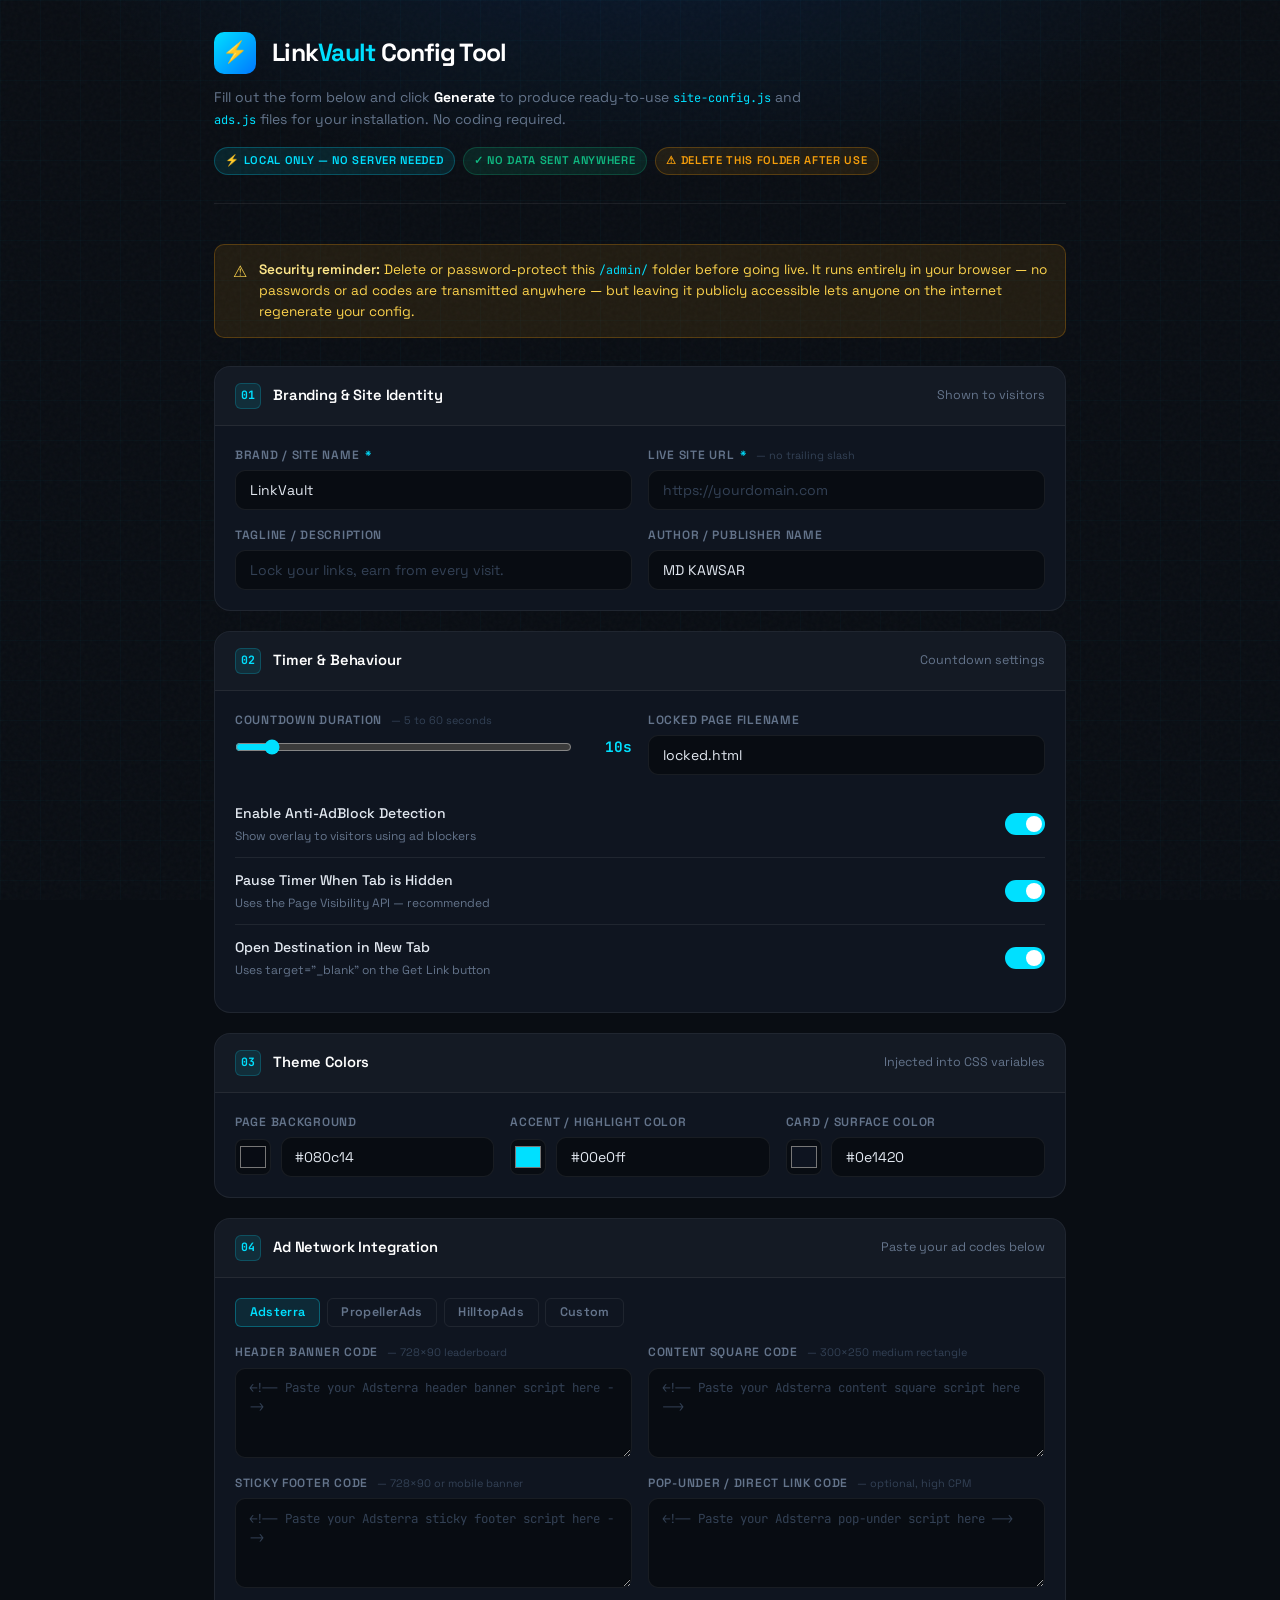
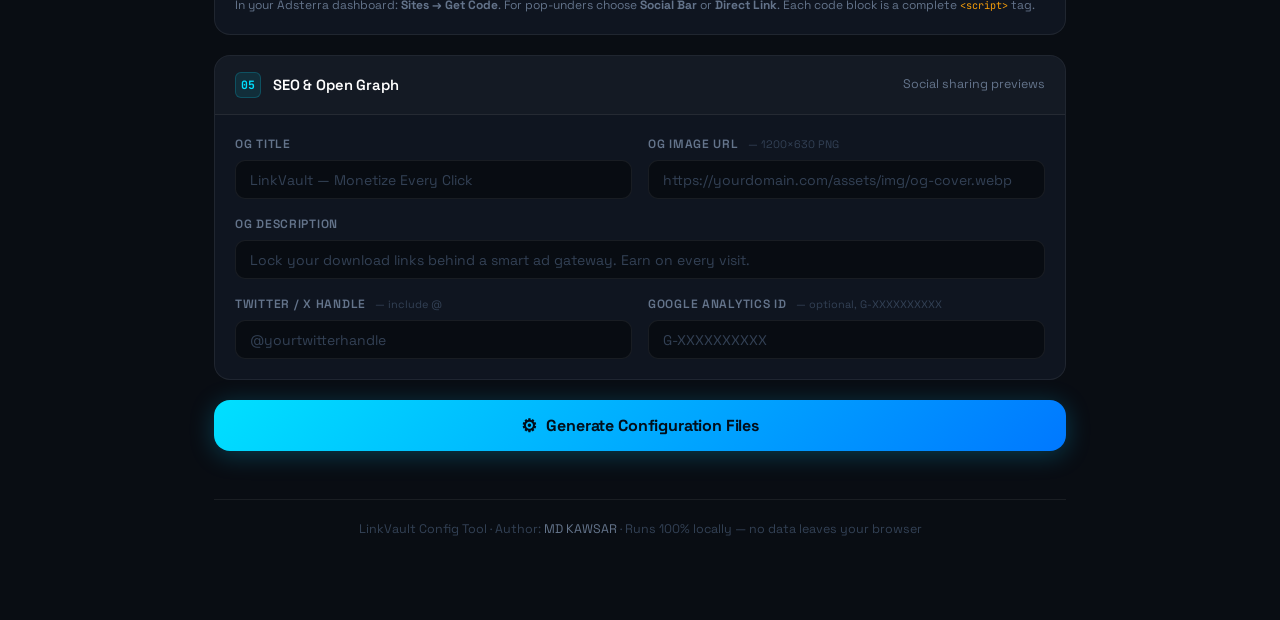
<file: admin/index.html>
<!DOCTYPE html>
<html lang="en">
<head>
  <meta charset="UTF-8" />
  <meta name="viewport" content="width=device-width, initial-scale=1.0" />
  <title>LinkVault — Buyer Config Tool</title>

  <!--
    ════════════════════════════════════════════════════════════
    LinkVault — Admin / Buyer Configuration Tool
    File   : /admin/index.html
    Author : MD KAWSAR

    PURPOSE:
      This page helps buyers set up their LinkVault installation
      without touching any code directly. They fill out the form,
      click "Generate", and copy-paste two ready-to-use JS files.

    HOW TO USE:
      1. Open this file in any modern browser (Chrome, Firefox, Edge).
         You do NOT need a web server — just double-click the file.
      2. Fill out every section of the form.
      3. Click "Generate Configuration Files".
      4. Copy the output from each tab and save it as:
           → assets/js/site-config.js
           → assets/js/ads.js
      5. Upload both files to your hosting. Done!

    SECURITY NOTE:
      Keep this /admin/ folder password-protected or remove it from
      your live server once you've generated your config files.
      It does not connect to any server — all processing is local.
    ════════════════════════════════════════════════════════════
  -->

  <link rel="preconnect" href="https://fonts.googleapis.com" />
  <link rel="preconnect" href="https://fonts.gstatic.com" crossorigin />
  <link href="https://fonts.googleapis.com/css2?family=Space+Grotesk:wght@300;400;500;600;700&family=JetBrains+Mono:wght@400;500;700&display=swap" rel="stylesheet" />

  <style>
    /* ════════════════════════════════════════════════
       CSS VARIABLES — edit these to retheme the panel
       ════════════════════════════════════════════════ */
    :root {
      --bg:           #090d13;
      --bg-card:      #0f1520;
      --bg-input:     #080c12;
      --bg-section:   #111827;
      --border:       rgba(255,255,255,0.07);
      --border-focus: rgba(0,224,255,0.45);
      --accent:       #00e0ff;
      --accent-dim:   rgba(0,224,255,0.10);
      --accent-2:     #7c3aed;
      --green:        #10b981;
      --green-dim:    rgba(16,185,129,0.12);
      --amber:        #f59e0b;
      --amber-dim:    rgba(245,158,11,0.10);
      --red:          #ef4444;
      --red-dim:      rgba(239,68,68,0.10);
      --text:         #e2e8f0;
      --text-muted:   #64748b;
      --text-dim:     #334155;
      --mono:         'JetBrains Mono', monospace;
      --sans:         'Space Grotesk', sans-serif;
      --radius:       10px;
      --radius-lg:    16px;
    }

    /* ── Reset ── */
    *, *::before, *::after { box-sizing: border-box; margin: 0; padding: 0; }
    html { scroll-behavior: smooth; }
    body {
      font-family: var(--sans);
      background: var(--bg);
      color: var(--text);
      min-height: 100vh;
      font-size: 15px;
      line-height: 1.6;
      -webkit-font-smoothing: antialiased;
    }
    a { color: var(--accent); text-decoration: none; }
    code { font-family: var(--mono); font-size: 0.85em; color: var(--accent); }

    /* ════════════════════════════════════════════════
       BACKGROUND DECORATION
       ════════════════════════════════════════════════ */
    .bg-noise {
      position: fixed; inset: 0; z-index: 0; pointer-events: none;
      background-image:
        radial-gradient(ellipse 80% 50% at 50% -10%, rgba(0,120,255,0.12) 0%, transparent 60%),
        url("data:image/svg+xml,%3Csvg viewBox='0 0 256 256' xmlns='http://www.w3.org/2000/svg'%3E%3Cfilter id='noise'%3E%3CfeTurbulence type='fractalNoise' baseFrequency='0.9' numOctaves='4' stitchTiles='stitch'/%3E%3C/filter%3E%3Crect width='100%25' height='100%25' filter='url(%23noise)' opacity='0.03'/%3E%3C/svg%3E");
    }
    .bg-grid {
      position: fixed; inset: 0; z-index: 0; pointer-events: none;
      background-image:
        linear-gradient(rgba(0,224,255,0.025) 1px, transparent 1px),
        linear-gradient(90deg, rgba(0,224,255,0.025) 1px, transparent 1px);
      background-size: 40px 40px;
    }

    /* ════════════════════════════════════════════════
       LAYOUT
       ════════════════════════════════════════════════ */
    .page-wrapper {
      position: relative; z-index: 1;
      max-width: 900px;
      margin: 0 auto;
      padding: 2rem 1.5rem 5rem;
    }

    /* ════════════════════════════════════════════════
       HEADER
       ════════════════════════════════════════════════ */
    .page-header {
      margin-bottom: 2.5rem;
      padding-bottom: 1.75rem;
      border-bottom: 1px solid var(--border);
    }
    .header-top {
      display: flex;
      align-items: center;
      gap: 1rem;
      margin-bottom: 0.75rem;
    }
    .logo-mark {
      width: 42px; height: 42px;
      background: linear-gradient(135deg, #00e0ff, #0078ff);
      border-radius: 10px;
      display: flex; align-items: center; justify-content: center;
      font-size: 1.3rem; flex-shrink: 0;
    }
    .page-title {
      font-size: 1.55rem;
      font-weight: 700;
      letter-spacing: -0.03em;
      color: #fff;
    }
    .page-title span { color: var(--accent); }
    .page-subtitle {
      font-size: 0.875rem;
      color: var(--text-muted);
      max-width: 600px;
    }
    .header-badges {
      display: flex; flex-wrap: wrap; gap: 0.5rem;
      margin-top: 1rem;
    }
    .badge {
      display: inline-flex; align-items: center; gap: 0.3rem;
      font-size: 0.7rem; font-weight: 600; letter-spacing: 0.06em;
      text-transform: uppercase; padding: 0.25rem 0.65rem;
      border-radius: 999px; border: 1px solid;
    }
    .badge--cyan  { color: var(--accent);  border-color: rgba(0,224,255,0.25); background: var(--accent-dim); }
    .badge--green { color: var(--green);   border-color: rgba(16,185,129,0.25); background: var(--green-dim); }
    .badge--amber { color: var(--amber);   border-color: rgba(245,158,11,0.25); background: var(--amber-dim); }

    /* ════════════════════════════════════════════════
       ALERT / INFO BANNER
       ════════════════════════════════════════════════ */
    .alert {
      display: flex; gap: 0.75rem; align-items: flex-start;
      padding: 0.9rem 1.1rem;
      border-radius: var(--radius);
      border: 1px solid;
      margin-bottom: 1.75rem;
      font-size: 0.85rem;
      line-height: 1.55;
    }
    .alert--amber {
      background: var(--amber-dim);
      border-color: rgba(245,158,11,0.25);
      color: #fcd34d;
    }
    .alert__icon { font-size: 1rem; flex-shrink: 0; margin-top: 0.05rem; }
    .alert strong { color: #fde68a; font-weight: 600; }

    /* ════════════════════════════════════════════════
       FORM SECTIONS
       ════════════════════════════════════════════════ */
    .form-section {
      background: var(--bg-card);
      border: 1px solid var(--border);
      border-radius: var(--radius-lg);
      margin-bottom: 1.25rem;
      overflow: hidden;
    }
    .section-header {
      display: flex; align-items: center; gap: 0.75rem;
      padding: 1rem 1.25rem;
      border-bottom: 1px solid var(--border);
      background: rgba(255,255,255,0.02);
    }
    .section-number {
      width: 26px; height: 26px; flex-shrink: 0;
      background: var(--accent-dim);
      border: 1px solid rgba(0,224,255,0.2);
      border-radius: 6px;
      display: flex; align-items: center; justify-content: center;
      font-family: var(--mono);
      font-size: 0.72rem; font-weight: 700;
      color: var(--accent);
    }
    .section-title {
      font-size: 0.92rem; font-weight: 600;
      color: #fff; letter-spacing: -0.01em;
    }
    .section-desc {
      font-size: 0.78rem; color: var(--text-muted);
      margin-left: auto; text-align: right;
    }
    .section-body {
      padding: 1.25rem;
    }

    /* ════════════════════════════════════════════════
       FORM FIELDS
       ════════════════════════════════════════════════ */
    .field-grid {
      display: grid;
      grid-template-columns: 1fr 1fr;
      gap: 1rem;
    }
    .field-grid--3 { grid-template-columns: 1fr 1fr 1fr; }
    .field-grid--full { grid-template-columns: 1fr; }
    @media (max-width: 620px) {
      .field-grid, .field-grid--3 { grid-template-columns: 1fr; }
    }

    .field {
      display: flex; flex-direction: column; gap: 0.35rem;
    }
    .field--span2 { grid-column: span 2; }
    @media (max-width: 620px) { .field--span2 { grid-column: span 1; } }

    label {
      font-size: 0.75rem; font-weight: 600;
      letter-spacing: 0.06em; text-transform: uppercase;
      color: var(--text-muted);
    }
    label .req { color: var(--accent); margin-left: 2px; }
    label .hint {
      font-size: 0.68rem; text-transform: none; letter-spacing: 0;
      color: var(--text-dim); font-weight: 400; margin-left: 0.35rem;
    }

    input[type="text"],
    input[type="number"],
    input[type="url"],
    select,
    textarea {
      background: var(--bg-input);
      border: 1px solid var(--border);
      border-radius: var(--radius);
      color: var(--text);
      font-family: var(--sans);
      font-size: 0.875rem;
      padding: 0.6rem 0.85rem;
      outline: none;
      transition: border-color 0.2s, box-shadow 0.2s, background 0.2s;
      width: 100%;
    }
    textarea {
      font-family: var(--mono);
      font-size: 0.78rem;
      resize: vertical;
      min-height: 90px;
      line-height: 1.55;
    }
    input:focus, select:focus, textarea:focus {
      border-color: var(--border-focus);
      background: rgba(0,224,255,0.03);
      box-shadow: 0 0 0 3px rgba(0,224,255,0.08);
    }
    input::placeholder, textarea::placeholder { color: var(--text-dim); }
    select { appearance: none; cursor: pointer; }
    select option { background: #111827; }

    input[type="range"] {
      width: 100%; cursor: pointer; accent-color: var(--accent);
    }
    .range-row {
      display: flex; align-items: center; gap: 0.75rem;
    }
    .range-value {
      font-family: var(--mono); font-size: 0.9rem; font-weight: 700;
      color: var(--accent); min-width: 48px; text-align: right;
    }

    /* Toggle switch */
    .toggle-row {
      display: flex; align-items: center;
      justify-content: space-between;
      padding: 0.7rem 0;
    }
    .toggle-row + .toggle-row {
      border-top: 1px solid var(--border);
    }
    .toggle-label { display: flex; flex-direction: column; gap: 0.15rem; }
    .toggle-label span { font-size: 0.875rem; font-weight: 500; color: var(--text); }
    .toggle-label small { font-size: 0.75rem; color: var(--text-muted); }
    .switch { position: relative; display: inline-block; width: 40px; height: 22px; flex-shrink: 0; }
    .switch input { opacity: 0; width: 0; height: 0; }
    .slider {
      position: absolute; cursor: pointer;
      inset: 0; background: rgba(255,255,255,0.1);
      border-radius: 999px;
      transition: background 0.2s;
    }
    .slider::before {
      content: ''; position: absolute;
      height: 16px; width: 16px;
      left: 3px; bottom: 3px;
      background: #fff; border-radius: 50%;
      transition: transform 0.2s;
    }
    .switch input:checked + .slider { background: var(--accent); }
    .switch input:checked + .slider::before { transform: translateX(18px); }

    /* Color picker row */
    .color-row {
      display: flex; align-items: center; gap: 0.6rem;
    }
    input[type="color"] {
      width: 36px; height: 36px; padding: 2px;
      border-radius: 8px; cursor: pointer;
      background: var(--bg-input); border: 1px solid var(--border);
      flex-shrink: 0;
    }
    .color-hex {
      font-family: var(--mono); font-size: 0.82rem;
      color: var(--text); flex: 1;
    }

    /* ════════════════════════════════════════════════
       AD CODE TABS
       ════════════════════════════════════════════════ */
    .ad-tabs {
      display: flex; gap: 0.4rem; flex-wrap: wrap;
      margin-bottom: 1rem;
    }
    .ad-tab {
      padding: 0.35rem 0.85rem;
      border-radius: 6px; border: 1px solid var(--border);
      background: none; color: var(--text-muted);
      font-family: var(--sans); font-size: 0.78rem; font-weight: 600;
      cursor: pointer; transition: all 0.15s;
      letter-spacing: 0.03em;
    }
    .ad-tab.active, .ad-tab:hover {
      background: var(--accent-dim);
      border-color: rgba(0,224,255,0.3);
      color: var(--accent);
    }
    .ad-panel { display: none; }
    .ad-panel.active { display: block; }
    .ad-note {
      font-size: 0.75rem; color: var(--text-muted);
      margin-top: 0.5rem; line-height: 1.5;
    }
    .ad-note code { color: var(--amber); }

    /* ════════════════════════════════════════════════
       GENERATE BUTTON
       ════════════════════════════════════════════════ */
    .generate-btn {
      display: flex; align-items: center; justify-content: center;
      gap: 0.6rem;
      width: 100%; padding: 0.9rem 1.5rem;
      background: linear-gradient(135deg, #00e0ff, #0078ff);
      color: #020e1a; border: none; border-radius: var(--radius-lg);
      font-family: var(--sans); font-size: 1rem; font-weight: 700;
      cursor: pointer; letter-spacing: -0.01em;
      box-shadow: 0 4px 24px rgba(0,200,255,0.25);
      transition: transform 0.15s, box-shadow 0.2s;
      margin-bottom: 2rem;
    }
    .generate-btn:hover {
      transform: translateY(-2px);
      box-shadow: 0 8px 36px rgba(0,200,255,0.4);
    }
    .generate-btn:active { transform: scale(0.99); }
    .generate-btn .btn-icon { font-size: 1.1rem; }

    /* ════════════════════════════════════════════════
       OUTPUT SECTION
       ════════════════════════════════════════════════ */
    #output-section { display: none; }
    #output-section.visible { display: block; }

    .output-header {
      display: flex; align-items: center; gap: 0.75rem;
      margin-bottom: 1rem;
    }
    .output-title {
      font-size: 1.05rem; font-weight: 700; color: #fff;
      letter-spacing: -0.02em;
    }
    .success-pill {
      display: inline-flex; align-items: center; gap: 0.3rem;
      font-size: 0.7rem; font-weight: 700; letter-spacing: 0.06em;
      text-transform: uppercase;
      background: var(--green-dim);
      border: 1px solid rgba(16,185,129,0.3);
      color: var(--green); border-radius: 999px;
      padding: 0.2rem 0.6rem;
    }

    .output-tabs {
      display: flex; gap: 0.4rem; margin-bottom: 0;
    }
    .out-tab {
      padding: 0.55rem 1.1rem;
      border-radius: var(--radius) var(--radius) 0 0;
      border: 1px solid var(--border); border-bottom: none;
      background: var(--bg-card); color: var(--text-muted);
      font-family: var(--sans); font-size: 0.82rem; font-weight: 600;
      cursor: pointer; transition: all 0.15s;
    }
    .out-tab.active {
      background: var(--bg-section);
      color: var(--accent);
      border-color: rgba(0,224,255,0.3);
    }

    .output-panel {
      display: none;
      background: var(--bg-section);
      border: 1px solid rgba(0,224,255,0.2);
      border-radius: 0 var(--radius-lg) var(--radius-lg) var(--radius-lg);
      overflow: hidden;
    }
    .output-panel.active { display: block; }

    .output-toolbar {
      display: flex; align-items: center; justify-content: space-between;
      padding: 0.65rem 1rem;
      background: rgba(0,0,0,0.3);
      border-bottom: 1px solid var(--border);
    }
    .output-filename {
      font-family: var(--mono); font-size: 0.78rem; color: var(--text-muted);
    }
    .output-filename span { color: var(--accent); }

    .copy-btn {
      display: inline-flex; align-items: center; gap: 0.4rem;
      padding: 0.35rem 0.8rem;
      background: var(--accent-dim);
      border: 1px solid rgba(0,224,255,0.25);
      border-radius: 6px;
      color: var(--accent); font-family: var(--sans);
      font-size: 0.75rem; font-weight: 600;
      cursor: pointer; transition: all 0.15s; letter-spacing: 0.02em;
    }
    .copy-btn:hover { background: rgba(0,224,255,0.18); }
    .copy-btn.copied {
      background: var(--green-dim);
      border-color: rgba(16,185,129,0.3);
      color: var(--green);
    }

    .code-block {
      padding: 1.25rem;
      font-family: var(--mono);
      font-size: 0.78rem;
      line-height: 1.7;
      color: #94a3b8;
      white-space: pre;
      overflow-x: auto;
      max-height: 480px;
      overflow-y: auto;
      tab-size: 2;
    }
    /* Syntax-like tinting via spans injected by JS */
    .code-block .c-comment { color: #475569; }
    .code-block .c-key     { color: #7dd3fc; }
    .code-block .c-str     { color: #86efac; }
    .code-block .c-num     { color: #fda4af; }
    .code-block .c-bool    { color: #c4b5fd; }
    .code-block .c-kw      { color: #93c5fd; }

    /* ════════════════════════════════════════════════
       INSTRUCTIONS BOX
       ════════════════════════════════════════════════ */
    .instructions {
      background: var(--bg-card);
      border: 1px solid var(--border);
      border-radius: var(--radius-lg);
      padding: 1.25rem;
      margin-top: 1.5rem;
    }
    .instructions h3 {
      font-size: 0.85rem; font-weight: 700;
      text-transform: uppercase; letter-spacing: 0.08em;
      color: var(--text-muted); margin-bottom: 0.85rem;
    }
    .steps { display: flex; flex-direction: column; gap: 0.6rem; }
    .step {
      display: flex; gap: 0.75rem; align-items: flex-start;
      font-size: 0.85rem; color: var(--text-muted);
    }
    .step-num {
      width: 22px; height: 22px; flex-shrink: 0;
      background: var(--accent-dim);
      border: 1px solid rgba(0,224,255,0.2);
      border-radius: 6px;
      display: flex; align-items: center; justify-content: center;
      font-family: var(--mono); font-size: 0.65rem;
      font-weight: 700; color: var(--accent);
    }
    .step code { color: var(--amber); font-size: 0.8em; }

    /* ════════════════════════════════════════════════
       FOOTER
       ════════════════════════════════════════════════ */
    .page-footer {
      margin-top: 3rem; padding-top: 1.25rem;
      border-top: 1px solid var(--border);
      text-align: center;
      font-size: 0.78rem; color: var(--text-dim);
    }
    .page-footer span { color: var(--text-muted); }
  </style>
</head>
<body>

  <div class="bg-noise" aria-hidden="true"></div>
  <div class="bg-grid"  aria-hidden="true"></div>

  <div class="page-wrapper">

    <!-- ══════════════════════════════════════════
         PAGE HEADER
         ══════════════════════════════════════════ -->
    <header class="page-header">
      <div class="header-top">
        <div class="logo-mark">⚡</div>
        <h1 class="page-title">Link<span>Vault</span> Config Tool</h1>
      </div>
      <p class="page-subtitle">
        Fill out the form below and click <strong style="color:#fff">Generate</strong> to produce
        ready-to-use <code>site-config.js</code> and <code>ads.js</code> files for your installation.
        No coding required.
      </p>
      <div class="header-badges">
        <span class="badge badge--cyan">⚡ Local Only — No Server Needed</span>
        <span class="badge badge--green">✓ No Data Sent Anywhere</span>
        <span class="badge badge--amber">⚠ Delete This Folder After Use</span>
      </div>
    </header>

    <!-- ══════════════════════════════════════════
         SECURITY WARNING
         ══════════════════════════════════════════ -->
    <div class="alert alert--amber" role="alert">
      <span class="alert__icon">⚠</span>
      <div>
        <strong>Security reminder:</strong> Delete or password-protect this
        <code>/admin/</code> folder before going live. It runs entirely in your browser —
        no passwords or ad codes are transmitted anywhere — but leaving it publicly
        accessible lets anyone on the internet regenerate your config.
      </div>
    </div>

    <!-- ══════════════════════════════════════════
         FORM
         ══════════════════════════════════════════ -->
    <form id="config-form" novalidate>

      <!-- ─── SECTION 1: Branding ─── -->
      <div class="form-section">
        <div class="section-header">
          <div class="section-number">01</div>
          <h2 class="section-title">Branding &amp; Site Identity</h2>
          <span class="section-desc">Shown to visitors</span>
        </div>
        <div class="section-body">
          <div class="field-grid">
            <div class="field">
              <label for="brand-name">Brand / Site Name <span class="req">*</span></label>
              <input type="text" id="brand-name" placeholder="e.g. FileHub Pro"
                     value="LinkVault" required />
            </div>
            <div class="field">
              <label for="site-url">Live Site URL <span class="req">*</span>
                <span class="hint">— no trailing slash</span>
              </label>
              <input type="url" id="site-url" placeholder="https://yourdomain.com" required />
            </div>
            <div class="field">
              <label for="tagline">Tagline / Description</label>
              <input type="text" id="tagline"
                     placeholder="Lock your links, earn from every visit." />
            </div>
            <div class="field">
              <label for="author-name">Author / Publisher Name</label>
              <input type="text" id="author-name" placeholder="MD KAWSAR" value="MD KAWSAR" />
            </div>
          </div>
        </div>
      </div>

      <!-- ─── SECTION 2: Timer & Behaviour ─── -->
      <div class="form-section">
        <div class="section-header">
          <div class="section-number">02</div>
          <h2 class="section-title">Timer &amp; Behaviour</h2>
          <span class="section-desc">Countdown settings</span>
        </div>
        <div class="section-body">
          <div class="field-grid">

            <div class="field">
              <label for="timer-seconds">Countdown Duration
                <span class="hint">— 5 to 60 seconds</span>
              </label>
              <div class="range-row">
                <input type="range" id="timer-seconds"
                       min="5" max="60" step="1" value="10"
                       oninput="document.getElementById('timer-val').textContent=this.value+'s'" />
                <span class="range-value" id="timer-val">10s</span>
              </div>
            </div>

            <div class="field">
              <label for="locked-filename">Locked Page Filename</label>
              <input type="text" id="locked-filename"
                     placeholder="locked.html" value="locked.html" />
            </div>

          </div>

          <div style="margin-top:1rem;">
            <div class="toggle-row">
              <div class="toggle-label">
                <span>Enable Anti-AdBlock Detection</span>
                <small>Show overlay to visitors using ad blockers</small>
              </div>
              <label class="switch">
                <input type="checkbox" id="enable-adblock" checked />
                <span class="slider"></span>
              </label>
            </div>
            <div class="toggle-row">
              <div class="toggle-label">
                <span>Pause Timer When Tab is Hidden</span>
                <small>Uses the Page Visibility API — recommended</small>
              </div>
              <label class="switch">
                <input type="checkbox" id="enable-visibility" checked />
                <span class="slider"></span>
              </label>
            </div>
            <div class="toggle-row">
              <div class="toggle-label">
                <span>Open Destination in New Tab</span>
                <small>Uses target="_blank" on the Get Link button</small>
              </div>
              <label class="switch">
                <input type="checkbox" id="open-new-tab" checked />
                <span class="slider"></span>
              </label>
            </div>
          </div>
        </div>
      </div>

      <!-- ─── SECTION 3: Theme Colors ─── -->
      <div class="form-section">
        <div class="section-header">
          <div class="section-number">03</div>
          <h2 class="section-title">Theme Colors</h2>
          <span class="section-desc">Injected into CSS variables</span>
        </div>
        <div class="section-body">
          <div class="field-grid field-grid--3">
            <div class="field">
              <label>Page Background</label>
              <div class="color-row">
                <input type="color" id="color-bg" value="#080c14"
                       oninput="document.getElementById('hex-bg').value=this.value" />
                <input type="text" id="hex-bg" class="color-hex" value="#080c14"
                       oninput="syncColor('color-bg','hex-bg')" maxlength="7" />
              </div>
            </div>
            <div class="field">
              <label>Accent / Highlight Color</label>
              <div class="color-row">
                <input type="color" id="color-accent" value="#00e0ff"
                       oninput="document.getElementById('hex-accent').value=this.value" />
                <input type="text" id="hex-accent" class="color-hex" value="#00e0ff"
                       oninput="syncColor('color-accent','hex-accent')" maxlength="7" />
              </div>
            </div>
            <div class="field">
              <label>Card / Surface Color</label>
              <div class="color-row">
                <input type="color" id="color-card" value="#0e1420"
                       oninput="document.getElementById('hex-card').value=this.value" />
                <input type="text" id="hex-card" class="color-hex" value="#0e1420"
                       oninput="syncColor('color-card','hex-card')" maxlength="7" />
              </div>
            </div>
          </div>
        </div>
      </div>

      <!-- ─── SECTION 4: Ad Network ─── -->
      <div class="form-section">
        <div class="section-header">
          <div class="section-number">04</div>
          <h2 class="section-title">Ad Network Integration</h2>
          <span class="section-desc">Paste your ad codes below</span>
        </div>
        <div class="section-body">

          <!--
            HOW TO GET YOUR AD CODES:
            • Adsterra     : dashboard → Sites → Get Code → Banner / Native
            • PropellerAds : dashboard → My Sites → Ad Units → Get Code
            • HilltopAds   : dashboard → Websites → Ad Spots → Get Code
            Paste the FULL <script> tag or <div>+<script> block into each box.
          -->

          <div class="ad-tabs" role="tablist">
            <button type="button" class="ad-tab active" onclick="switchAdTab('adsterra',this)">Adsterra</button>
            <button type="button" class="ad-tab"        onclick="switchAdTab('propeller',this)">PropellerAds</button>
            <button type="button" class="ad-tab"        onclick="switchAdTab('hilltop',this)">HilltopAds</button>
            <button type="button" class="ad-tab"        onclick="switchAdTab('custom',this)">Custom</button>
          </div>

          <!-- Adsterra -->
          <div class="ad-panel active" id="panel-adsterra">
            <div class="field-grid">
              <div class="field">
                <label>Header Banner Code
                  <span class="hint">— 728×90 leaderboard</span>
                </label>
                <textarea id="ad-header-adsterra"
                          placeholder="<!-- Paste your Adsterra header banner script here -->"></textarea>
              </div>
              <div class="field">
                <label>Content Square Code
                  <span class="hint">— 300×250 medium rectangle</span>
                </label>
                <textarea id="ad-content-adsterra"
                          placeholder="<!-- Paste your Adsterra content square script here -->"></textarea>
              </div>
              <div class="field">
                <label>Sticky Footer Code
                  <span class="hint">— 728×90 or mobile banner</span>
                </label>
                <textarea id="ad-sticky-adsterra"
                          placeholder="<!-- Paste your Adsterra sticky footer script here -->"></textarea>
              </div>
              <div class="field">
                <label>Pop-under / Direct Link Code
                  <span class="hint">— optional, high CPM</span>
                </label>
                <textarea id="ad-popunder-adsterra"
                          placeholder="<!-- Paste your Adsterra pop-under script here -->"></textarea>
              </div>
            </div>
            <p class="ad-note">
              In your Adsterra dashboard: <strong>Sites → Get Code</strong>.
              For pop-unders choose <strong>Social Bar</strong> or <strong>Direct Link</strong>.
              Each code block is a complete <code>&lt;script&gt;</code> tag.
            </p>
          </div>

          <!-- PropellerAds -->
          <div class="ad-panel" id="panel-propeller">
            <div class="field-grid">
              <div class="field">
                <label>Banner / Interstitial Code</label>
                <textarea id="ad-header-propeller"
                          placeholder="<!-- Paste your PropellerAds banner script here -->"></textarea>
              </div>
              <div class="field">
                <label>Push / OnClick Code</label>
                <textarea id="ad-content-propeller"
                          placeholder="<!-- Paste your PropellerAds push or onclick script here -->"></textarea>
              </div>
            </div>
            <p class="ad-note">
              In PropellerAds: <strong>My Sites → Ad Units → Get Code</strong>.
              For Push Notifications use the <code>sw.min.js</code> they provide
              alongside the script tag.
            </p>
          </div>

          <!-- HilltopAds -->
          <div class="ad-panel" id="panel-hilltop">
            <div class="field-grid">
              <div class="field">
                <label>Display Banner Code</label>
                <textarea id="ad-header-hilltop"
                          placeholder="<!-- Paste your HilltopAds banner code here -->"></textarea>
              </div>
              <div class="field">
                <label>Pop-under Code</label>
                <textarea id="ad-content-hilltop"
                          placeholder="<!-- Paste your HilltopAds pop-under code here -->"></textarea>
              </div>
            </div>
            <p class="ad-note">
              In HilltopAds: <strong>Websites → Ad Spots → Get Code</strong>.
              Copy the complete script block including any wrapper div.
            </p>
          </div>

          <!-- Custom -->
          <div class="ad-panel" id="panel-custom">
            <div class="field-grid">
              <div class="field">
                <label>Header Ad Code (any network)</label>
                <textarea id="ad-header-custom"
                          placeholder="<!-- Any ad network header code -->"></textarea>
              </div>
              <div class="field">
                <label>Content Ad Code (any network)</label>
                <textarea id="ad-content-custom"
                          placeholder="<!-- Any ad network content code -->"></textarea>
              </div>
              <div class="field">
                <label>Sticky Footer Ad Code</label>
                <textarea id="ad-sticky-custom"
                          placeholder="<!-- Any ad network sticky footer code -->"></textarea>
              </div>
              <div class="field">
                <label>Pop-under / Interstitial Code</label>
                <textarea id="ad-popunder-custom"
                          placeholder="<!-- Any ad network pop-under code -->"></textarea>
              </div>
            </div>
            <p class="ad-note">
              Paste any HTML/script from any ad network. The code will be injected
              verbatim into the correct placeholders in <code>locked.html</code>.
            </p>
          </div>

        </div>
      </div>

      <!-- ─── SECTION 5: Social / SEO ─── -->
      <div class="form-section">
        <div class="section-header">
          <div class="section-number">05</div>
          <h2 class="section-title">SEO &amp; Open Graph</h2>
          <span class="section-desc">Social sharing previews</span>
        </div>
        <div class="section-body">
          <div class="field-grid">
            <div class="field">
              <label for="og-title">OG Title</label>
              <input type="text" id="og-title"
                     placeholder="LinkVault — Monetize Every Click" />
            </div>
            <div class="field">
              <label for="og-image">OG Image URL
                <span class="hint">— 1200×630 PNG</span>
              </label>
              <input type="url" id="og-image"
                     placeholder="https://yourdomain.com/assets/img/og-cover.webp" />
            </div>
            <div class="field field--span2">
              <label for="og-desc">OG Description</label>
              <input type="text" id="og-desc"
                     placeholder="Lock your download links behind a smart ad gateway. Earn on every visit." />
            </div>
            <div class="field">
              <label for="twitter-handle">Twitter / X Handle
                <span class="hint">— include @</span>
              </label>
              <input type="text" id="twitter-handle" placeholder="@yourtwitterhandle" />
            </div>
            <div class="field">
              <label for="ga-id">Google Analytics ID
                <span class="hint">— optional, G-XXXXXXXXXX</span>
              </label>
              <input type="text" id="ga-id" placeholder="G-XXXXXXXXXX" />
            </div>
          </div>
        </div>
      </div>

      <!-- ─── GENERATE BUTTON ─── -->
      <button type="button" class="generate-btn" onclick="generateConfig()">
        <span class="btn-icon">⚙</span>
        Generate Configuration Files
      </button>

    </form><!-- /#config-form -->

    <!-- ══════════════════════════════════════════
         OUTPUT SECTION
         ══════════════════════════════════════════ -->
    <section id="output-section" aria-live="polite">

      <div class="output-header">
        <h2 class="output-title">Generated Files</h2>
        <span class="success-pill">✓ Ready to Copy</span>
      </div>

      <div class="output-tabs" role="tablist">
        <button type="button" class="out-tab active"
                onclick="switchOutTab('site-config',this)">site-config.js</button>
        <button type="button" class="out-tab"
                onclick="switchOutTab('ads',this)">ads.js</button>
      </div>

      <!-- site-config.js output -->
      <div class="output-panel active" id="out-site-config">
        <div class="output-toolbar">
          <span class="output-filename">assets/js/<span>site-config.js</span></span>
          <button type="button" class="copy-btn" onclick="copyOutput('code-site-config',this)">
            ⎘ Copy Code
          </button>
        </div>
        <div class="code-block" id="code-site-config"></div>
      </div>

      <!-- ads.js output -->
      <div class="output-panel" id="out-ads">
        <div class="output-toolbar">
          <span class="output-filename">assets/js/<span>ads.js</span></span>
          <button type="button" class="copy-btn" onclick="copyOutput('code-ads',this)">
            ⎘ Copy Code
          </button>
        </div>
        <div class="code-block" id="code-ads"></div>
      </div>

      <!-- Instructions -->
      <div class="instructions">
        <h3>📋 What to do next</h3>
        <div class="steps">
          <div class="step">
            <div class="step-num">1</div>
            <div>Copy the <code>site-config.js</code> tab content and save it as
              <code>assets/js/site-config.js</code> in your project folder.</div>
          </div>
          <div class="step">
            <div class="step-num">2</div>
            <div>Copy the <code>ads.js</code> tab content and save it as
              <code>assets/js/ads.js</code>, replacing the existing placeholder file.</div>
          </div>
          <div class="step">
            <div class="step-num">3</div>
            <div>In <code>index.html</code> and <code>locked.html</code>, make sure
              <code>&lt;script src="assets/js/site-config.js"&gt;</code> is loaded
              <strong>before</strong> <code>script.js</code>.</div>
          </div>
          <div class="step">
            <div class="step-num">4</div>
            <div>Upload all changed files to your server. Test a link to verify ads are showing.</div>
          </div>
          <div class="step">
            <div class="step-num">5</div>
            <div>Delete or restrict access to this <code>/admin/</code> folder on your live server.</div>
          </div>
        </div>
      </div>

    </section><!-- /#output-section -->

    <footer class="page-footer">
      LinkVault Config Tool · Author: <span>MD KAWSAR</span> ·
      Runs 100% locally — no data leaves your browser
    </footer>

  </div><!-- /.page-wrapper -->

  <script>
    /* ================================================================
       ADMIN PANEL — JAVASCRIPT
       ================================================================ */

    /* ── Sync color picker ↔ hex text input ── */
    function syncColor(pickerId, hexId) {
      var hex = document.getElementById(hexId).value;
      if (/^#[0-9a-fA-F]{6}$/.test(hex)) {
        document.getElementById(pickerId).value = hex;
      }
    }

    /* ── Switch ad network input tabs ── */
    function switchAdTab(network, btn) {
      document.querySelectorAll('.ad-tab').forEach(function(b){ b.classList.remove('active'); });
      document.querySelectorAll('.ad-panel').forEach(function(p){ p.classList.remove('active'); });
      btn.classList.add('active');
      document.getElementById('panel-' + network).classList.add('active');
    }

    /* ── Switch output file tabs ── */
    function switchOutTab(name, btn) {
      document.querySelectorAll('.out-tab').forEach(function(b){ b.classList.remove('active'); });
      document.querySelectorAll('.output-panel').forEach(function(p){ p.classList.remove('active'); });
      btn.classList.add('active');
      document.getElementById('out-' + name).classList.add('active');
    }

    /* ── Escape HTML for safe insertion into code block ── */
    function esc(str) {
      return String(str)
        .replace(/&/g,'&amp;').replace(/</g,'&lt;')
        .replace(/>/g,'&gt;').replace(/"/g,'&quot;');
    }

    /* ── Get value from ONLY the active ad panel ── */
    function getAdCode(slot) {
      var activePanel = document.querySelector('.ad-panel.active');
      if (!activePanel) return '';
      
      var network = activePanel.id.replace('panel-', ''); // e.g., 'adsterra', 'propeller'
      var el = document.getElementById('ad-' + slot + '-' + network);
      
      if (el && el.value.trim()) return el.value.trim();
      return '';
    }


    /* ── Minimal JS syntax coloring for display ── */
    function colorize(code) {
      return esc(code)
        /* comments */
        .replace(/(\/\/[^\n]*|\/\*[\s\S]*?\*\/)/g, '<span class="c-comment">$1</span>')
        /* strings */
        .replace(/(&quot;[^&]*?&quot;|&#39;[^&#]*?&#39;|`[^`]*?`)/g, '<span class="c-str">$1</span>')
        /* keywords */
        .replace(/\b(const|let|var|function|return|if|else|true|false|null|window|document)\b/g,
                 '<span class="c-kw">$1</span>')
        /* numbers */
        .replace(/\b(\d+)\b/g, '<span class="c-num">$1</span>');
    }

    /* ================================================================
       MAIN GENERATOR FUNCTION
       Called when the user clicks "Generate Configuration Files".
       Reads all form values and builds two JS file strings.
       ================================================================ */
    function generateConfig() {

           /* ── 1. Read all form values (with Secure String Escaping) ── */
      function safeStr(id, fallback) {
        var val = document.getElementById(id).value.trim() || fallback;
        // Escapes double quotes and removes line breaks to prevent JS syntax errors
        return val.replace(/"/g, '\\"').replace(/\n/g, ' '); 
      }

      var brandName       = safeStr('brand-name', 'LinkVault');
      var siteUrl         = safeStr('site-url', 'https://yourdomain.com');
      var tagline         = safeStr('tagline', '');
      var authorName      = safeStr('author-name', 'MD KAWSAR');
      var lockedFilename  = safeStr('locked-filename', 'locked.html');
      var timerSeconds    = parseInt(document.getElementById('timer-seconds').value) || 10;
      
      var enableAdblock   = document.getElementById('enable-adblock').checked;
      var enableVisibility= document.getElementById('enable-visibility').checked;
      var openNewTab      = document.getElementById('open-new-tab').checked;
      
      var colorBg         = document.getElementById('hex-bg').value.trim()     || '#080c14';
      var colorAccent     = document.getElementById('hex-accent').value.trim() || '#00e0ff';
      var colorCard       = document.getElementById('hex-card').value.trim()   || '#0e1420';
      
      var ogTitle         = safeStr('og-title', brandName + ' — Monetize Every Click');
      var ogDesc          = safeStr('og-desc', '');
      var ogImage         = safeStr('og-image', siteUrl + '/assets/img/og-cover.webp');
      var twitterHandle   = safeStr('twitter-handle', '');
      var gaId            = safeStr('ga-id', '');

      /* ── 2. Collect ad codes ── */
      var adHeader   = getAdCode('header')   || '<!-- Add your header ad code here -->';
      var adContent  = getAdCode('content')  || '<!-- Add your content ad code here -->';
      var adSticky   = getAdCode('sticky')   || '<!-- Add your sticky footer ad code here -->';
      var adPopunder = getAdCode('popunder') || '<!-- Add your pop-under ad code here -->';

      /* ================================================================
         BUILD site-config.js
         This file is loaded by index.html and locked.html BEFORE script.js.
         It sets global config variables that script.js reads.
         ================================================================ */
      var now = new Date().toISOString().slice(0,10);

      var siteConfigCode = [
        '/* ================================================================',
        '   ' + brandName + ' — Site Configuration',
        '   File    : assets/js/site-config.js',
        '   Author  : ' + authorName,
        '   Generated: ' + now + ' by LinkVault Config Tool',
        '',
        '   HOW TO USE:',
        '   Load this file in <head> BEFORE script.js:',
        '     <script src="assets/js/site-config.js"><\\/script>',
        '     <script src="assets/js/script.js"><\\/script>',
        '',
        '   To change a setting, edit the value on the right side of',
        '   each line, save the file, and re-upload it to your server.',
        '================================================================ */',
        '',
        "'use strict';",
        '',
        '/* ── Branding ───────────────────────────────────────────── */',
        'window.LV_SITE = {',
        '  BRAND_NAME   : "' + brandName + '",',
        '  SITE_URL     : "' + siteUrl + '",',
        '  TAGLINE      : "' + tagline + '",',
        '  AUTHOR       : "' + authorName + '",',
        '',
        '  /* ── Timer ──────────────────────────────────────────── */',
        '  // How many seconds the countdown lasts.',
        '  // Recommended: 10–30 seconds for best ad revenue.',
        '  COUNTDOWN_SECONDS : ' + timerSeconds + ',',
        '',
        '  // The filename of your locked redirect page.',
        '  // Change this if you rename locked.html.',
        '  LOCKED_PAGE : "' + lockedFilename + '",',
        '',
        '  /* ── Features ───────────────────────────────────────── */',
        '  // true  = show overlay when an ad blocker is detected',
        '  // false = ignore ad blockers (not recommended)',
        '  ENABLE_ANTI_ADBLOCK : ' + enableAdblock + ',',
        '',
        '  // true  = pause countdown when user switches to another tab',
        '  // false = timer continues even if tab is hidden',
        '  ENABLE_VISIBILITY_PAUSE : ' + enableVisibility + ',',
        '',
        '  // true  = destination opens in a new tab (_blank)',
        '  // false = destination opens in the same tab',
        '  OPEN_IN_NEW_TAB : ' + openNewTab + ',',
        '',
        '  /* ── Theme Colors ───────────────────────────────────── */',
        '  // These are injected as CSS custom properties at runtime.',
        '  // Format: valid CSS hex color string.',
        '  THEME : {',
        '    BG     : "' + colorBg + '",    // page background',
        '    ACCENT : "' + colorAccent + '", // highlight / link color',
        '    CARD   : "' + colorCard + '",   // card surface color',
        '  },',
        '',
        '  /* ── SEO / Open Graph ───────────────────────────────── */',
        '  OG_TITLE  : "' + ogTitle + '",',
        '  OG_DESC   : "' + ogDesc + '",',
        '  OG_IMAGE  : "' + ogImage + '",',
        '  TWITTER   : "' + twitterHandle + '",',
        (gaId ? '  GA_ID     : "' + gaId + '",  // Google Analytics Measurement ID' : '  GA_ID     : "",  // Google Analytics — leave empty to disable'),
        '};',
        '',
        '/* ── Apply theme colors to CSS variables immediately ─────── */',
        '/* This runs before the stylesheet so there is no color flash. */',
        '(function applyTheme() {',
        '  var t = window.LV_SITE && window.LV_SITE.THEME;',
        '  if (!t) return;',
        '  var r = document.documentElement.style;',
        '  if (t.BG)     r.setProperty("--clr-bg",      t.BG);',
        '  if (t.ACCENT) r.setProperty("--clr-accent",  t.ACCENT);',
        '  if (t.CARD)   r.setProperty("--clr-surface",  t.CARD);',
        '})();',
        '',
        (gaId ? [
          '/* ── Google Analytics ─────────────────────────────────── */',
          'if (window.LV_SITE.GA_ID) {',
          '  var _ga = document.createElement("script");',
          '  _ga.async = true;',
          '  _ga.src = "https://www.googletagmanager.com/gtag/js?id=" + window.LV_SITE.GA_ID;',
          '  document.head.appendChild(_ga);',
          '  window.dataLayer = window.dataLayer || [];',
          '  function gtag(){ dataLayer.push(arguments); }',
          '  gtag("js", new Date());',
          '  gtag("config", window.LV_SITE.GA_ID);',
          '}',
        ].join('\n') : '/* Google Analytics not configured. */'),
      ].join('\n');

      /* ================================================================
         BUILD ads.js
         This file contains all ad network scripts.
         It is loaded at the BOTTOM of locked.html body.
         ================================================================ */
      var adsCode = [
        '/* ================================================================',
        '   ' + brandName + ' — Ad Network Configuration',
        '   File    : assets/js/ads.js',
        '   Author  : ' + authorName,
        '   Generated: ' + now + ' by LinkVault Config Tool',
        '',
        '   HOW IT WORKS:',
        '   This file injects your ad codes into the correct placeholder',
        '   divs in locked.html at runtime. It also handles the sticky',
        '   footer close button.',
        '',
        '   AD SLOT IDs (in locked.html):',
        '     #ad-header-placeholder  → Header leaderboard (728×90)',
        '     #ad-content-placeholder → Content rectangle  (300×250)',
        '     #ad-sticky-placeholder  → Sticky footer      (728×90)',
        '     Pop-under scripts run on page load automatically.',
        '',
        '   TO UPDATE AN AD CODE LATER:',
        '   Find the correct slot section below and replace the innerHTML',
        '   string with your new ad code. Re-upload only ads.js.',
        '================================================================ */',
        '',
        "'use strict';",
        '',
        '(function initAds() {',
        '  /* Only run on the locked page — bail out on index.html */',
        "  if (!document.getElementById('ad-header-placeholder')) return;",
        '',
              '  /* ── Utility: safely inject code into a placeholder div ── */',
        '  function injectAd(id, html) {',
        '    var el = document.getElementById(id);',
        '    if (!el || !html.trim()) return;',
        '    var iframe = document.createElement("iframe");',
        '    iframe.style.width = "100%";',
        '    iframe.style.height = "100%";',
        '    iframe.style.border = "none";',
        '    iframe.style.overflow = "hidden";',
        '    el.innerHTML = "";',
        '    el.appendChild(iframe);',
        '    var iframeDoc = iframe.contentWindow.document;',
        '    iframeDoc.open();',
        '    iframeDoc.write("<body style=\\"margin:0;padding:0;display:flex;justify-content:center;align-items:center;\\">" + html + "</body>");',
        '    iframeDoc.close();',
        '  }',
        '',
        '  /* ════════════════════════════════════════════════════════',
        '     HEADER BANNER AD (728×90 Leaderboard)',
        '     Displayed at the very top of locked.html.',
        '     ════════════════════════════════════════════════════════ */',
        "  injectAd('ad-header-placeholder', [",
        "    '" + (adHeader.replace(/\\/g,'\\\\').replace(/'/g,"\\'").replace(/\n/g,"',\n    '")) + "'",
        "  ].join('\\n'));",
        '',
        '  /* ════════════════════════════════════════════════════════',
        '     CONTENT SQUARE AD (300×250 Medium Rectangle)',
        '     Displayed beside or below the locked card.',
        '     ════════════════════════════════════════════════════════ */',
        "  injectAd('ad-content-placeholder', [",
        "    '" + (adContent.replace(/\\/g,'\\\\').replace(/'/g,"\\'").replace(/\n/g,"',\n    '")) + "'",
        "  ].join('\\n'));",
        '',
        '  /* ════════════════════════════════════════════════════════',
        '     STICKY FOOTER AD (728×90)',
        '     Fixed to the bottom of the screen.',
        '     ════════════════════════════════════════════════════════ */',
        "  injectAd('ad-sticky-placeholder', [",
        "    '" + (adSticky.replace(/\\/g,'\\\\').replace(/'/g,"\\'").replace(/\n/g,"',\n    '")) + "'",
        "  ].join('\\n'));",
        '',
        '  /* ════════════════════════════════════════════════════════',
        '     POP-UNDER / DIRECT LINK AD',
        '     ─────────────────────────────────────────────────────────',
        '     UPDATED BEHAVIOUR:',
        '       • Triggers ONLY on #start-timer-btn or #get-link-btn clicks.',
        '       • Uses localStorage with a 24-hour cooldown timestamp.',
        '     ════════════════════════════════════════════════════════ */',
        '  (function runPopunderSmart() {',
        '    var STORAGE_KEY    = "lv_popunder_ts";',
        '    var COOLDOWN_MS    = 24 * 60 * 60 * 1000;',
        '    var hasTriggered   = false;',
        '',
        '    var popunderHtml = ' + JSON.stringify(adPopunder) + ';',
        '    if (!popunderHtml.trim()) return;',
        '',
        '    function isCooldownExpired() {',
        '      try {',
        '        var storedTs = localStorage.getItem(STORAGE_KEY);',
        '        if (!storedTs) return true;',
        '        var elapsed = Date.now() - parseInt(storedTs, 10);',
        '        return elapsed >= COOLDOWN_MS;',
        '      } catch (_) { return true; }',
        '    }',
        '',
        '    function triggerPopunder() {',
        '      if (hasTriggered) return;',
        '      if (!isCooldownExpired()) return;',
        '',
        '      hasTriggered = true;',
        '      try { localStorage.setItem(STORAGE_KEY, String(Date.now())); } catch (_) {}',
        '',
        '      var div = document.createElement("div");',
        '      div.innerHTML = popunderHtml;',
        '      var scripts = div.getElementsByTagName("script");',
        '      for (var i = 0; i < scripts.length; i++) {',
        '        var s = document.createElement("script");',
        '        if (scripts[i].src) s.src = scripts[i].src;',
        '        else s.textContent = scripts[i].textContent;',
        '        document.body.appendChild(s);',
        '      }',
        '    }',
        '',
        '    function onButtonClick(e) {',
        '      var target = e.target;',
        '      for (var i = 0; i < 4; i++) {',
        '        if (!target) break;',
        '        var id = target.id;',
        '        if (id === "start-timer-btn" || id === "get-link-btn") {',
        '          triggerPopunder();',
        '          return;',
        '        }',
        '        target = target.parentElement;',
        '      }',
        '    }',
        '',
        '    document.addEventListener("click", onButtonClick, { passive: true });',
        '    document.addEventListener("touchstart", onButtonClick, { passive: true });',
        '  })();',
        '',
        '})();',
      ].join('\n');

      /* ── 3. Render output to code blocks ── */
      document.getElementById('code-site-config').innerHTML = colorize(siteConfigCode);
      document.getElementById('code-ads').innerHTML         = colorize(adsCode);

      /* Store raw text for clipboard copy */
      document.getElementById('code-site-config').dataset.raw = siteConfigCode;
      document.getElementById('code-ads').dataset.raw         = adsCode;

      /* ── 4. Show output section ── */
      var outSection = document.getElementById('output-section');
      outSection.classList.add('visible');
      outSection.scrollIntoView({ behavior: 'smooth', block: 'start' });
    }

    /* ── Copy code to clipboard ── */
    function copyOutput(codeBlockId, btn) {
      var raw = document.getElementById(codeBlockId).dataset.raw || '';
      if (!raw) return;

      if (navigator.clipboard && navigator.clipboard.writeText) {
        navigator.clipboard.writeText(raw).then(function() {
          showCopied(btn);
        }).catch(function() { fallbackCopy(raw, btn); });
      } else {
        fallbackCopy(raw, btn);
      }
    }

    function fallbackCopy(text, btn) {
      var ta = document.createElement('textarea');
      ta.value = text;
      ta.style.cssText = 'position:fixed;opacity:0;';
      document.body.appendChild(ta);
      ta.focus(); ta.select();
      try { document.execCommand('copy'); showCopied(btn); } catch(e) {}
      document.body.removeChild(ta);
    }

    function showCopied(btn) {
      var orig = btn.textContent;
      btn.textContent = '✓ Copied!';
      btn.classList.add('copied');
      setTimeout(function() {
        btn.textContent = orig;
        btn.classList.remove('copied');
      }, 2500);
    }
  </script>

</body>
</html>
</file>
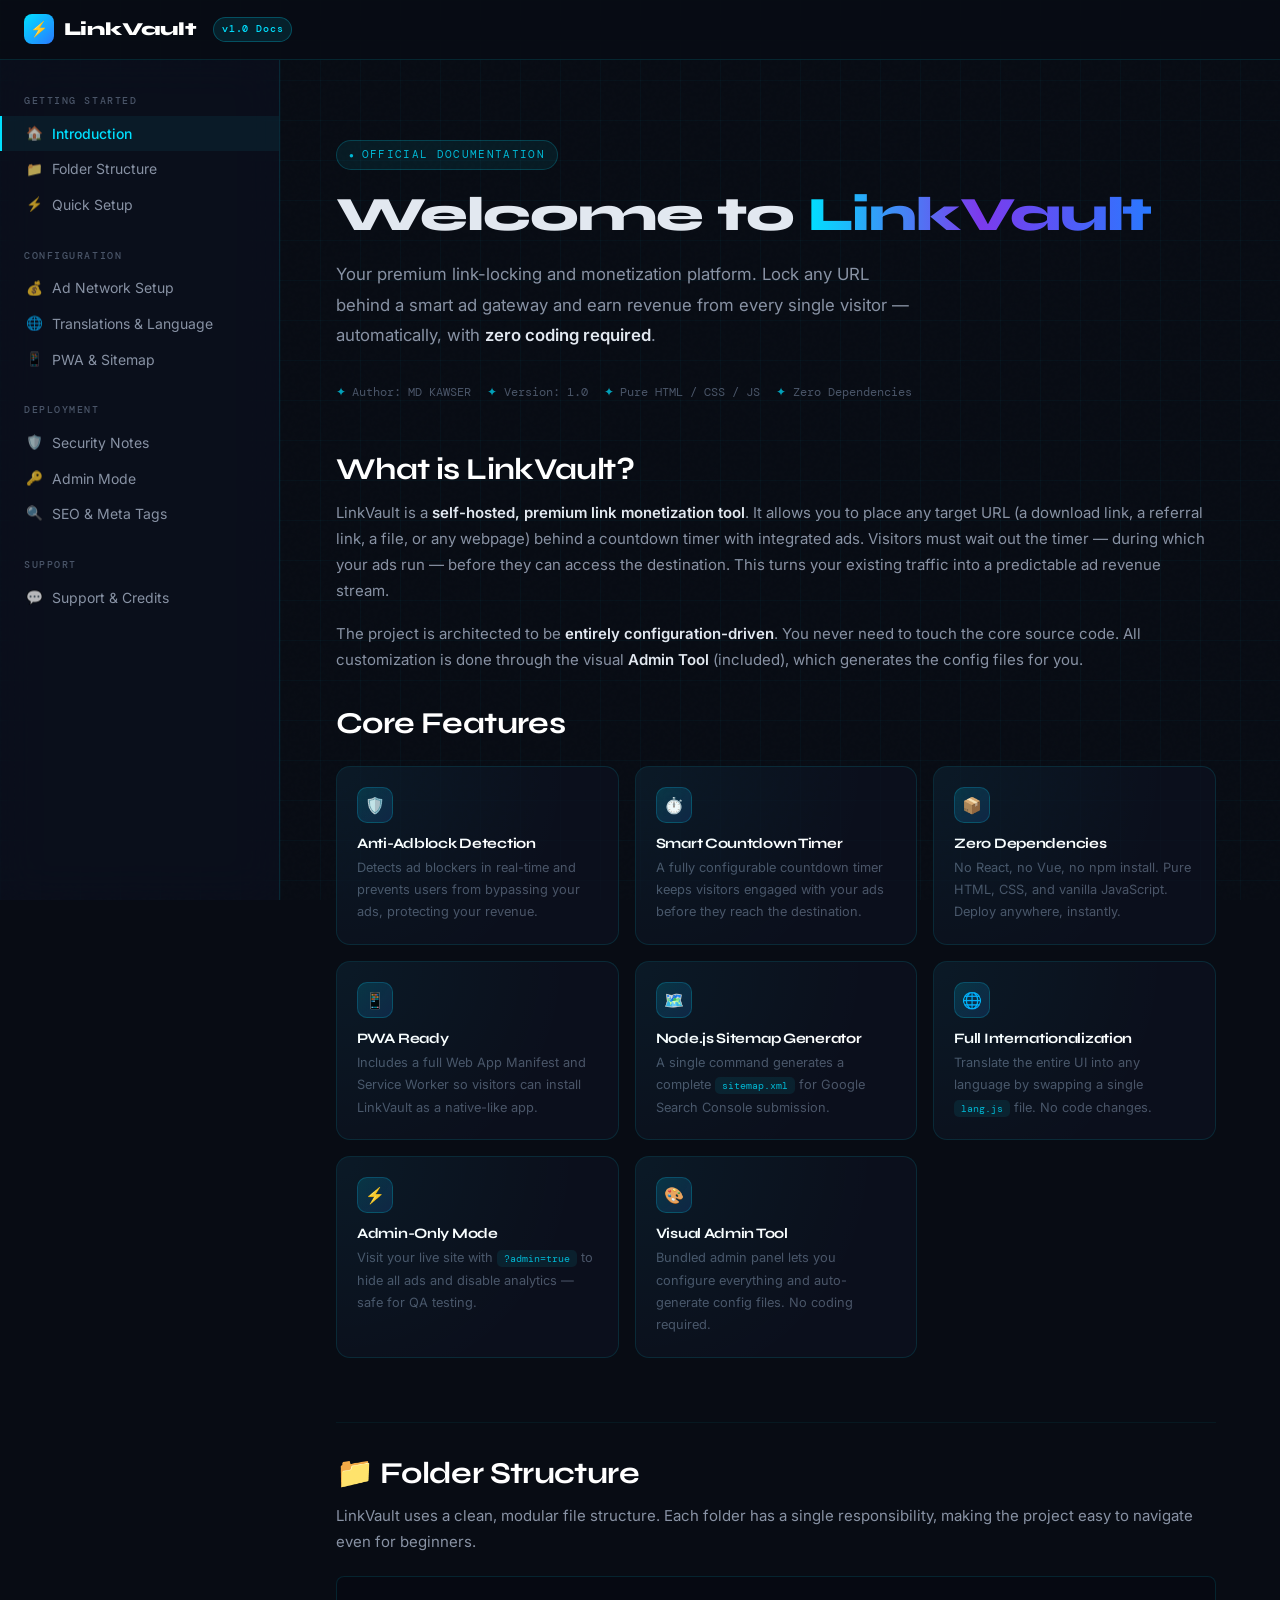
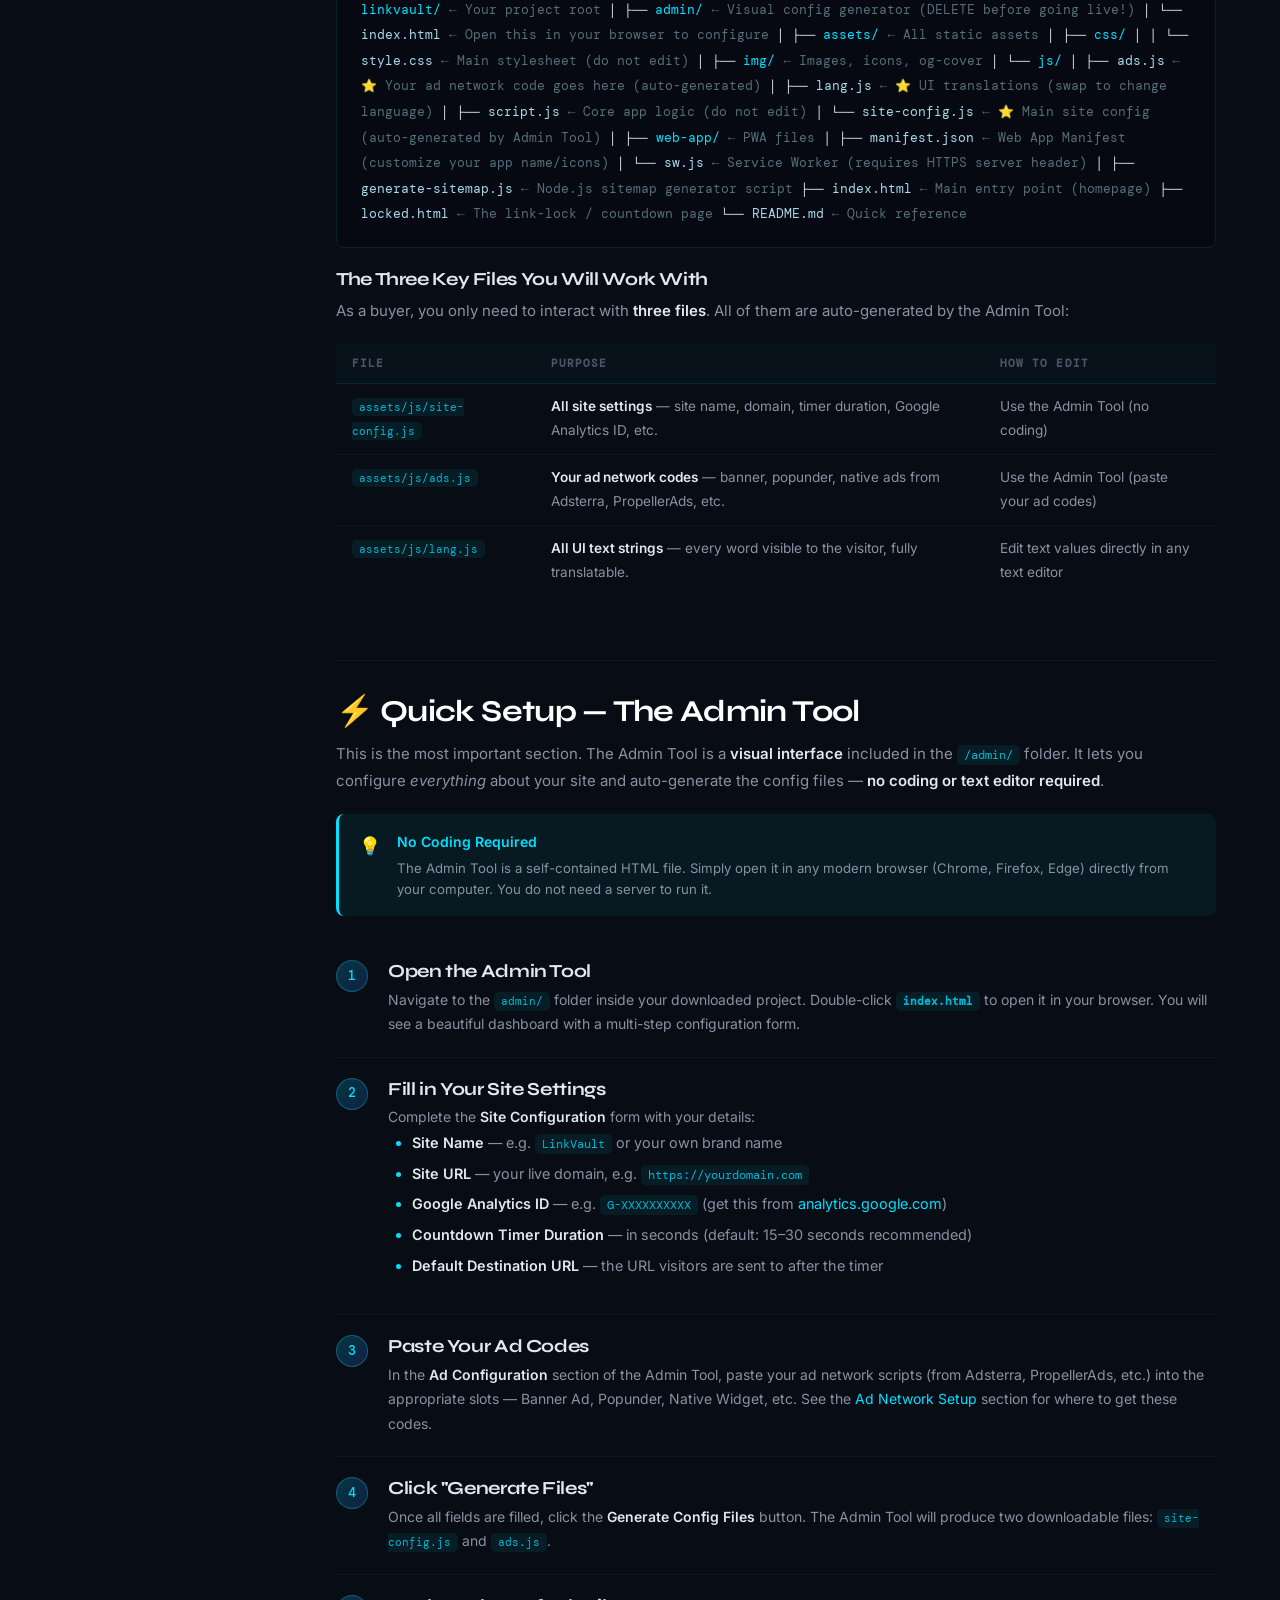
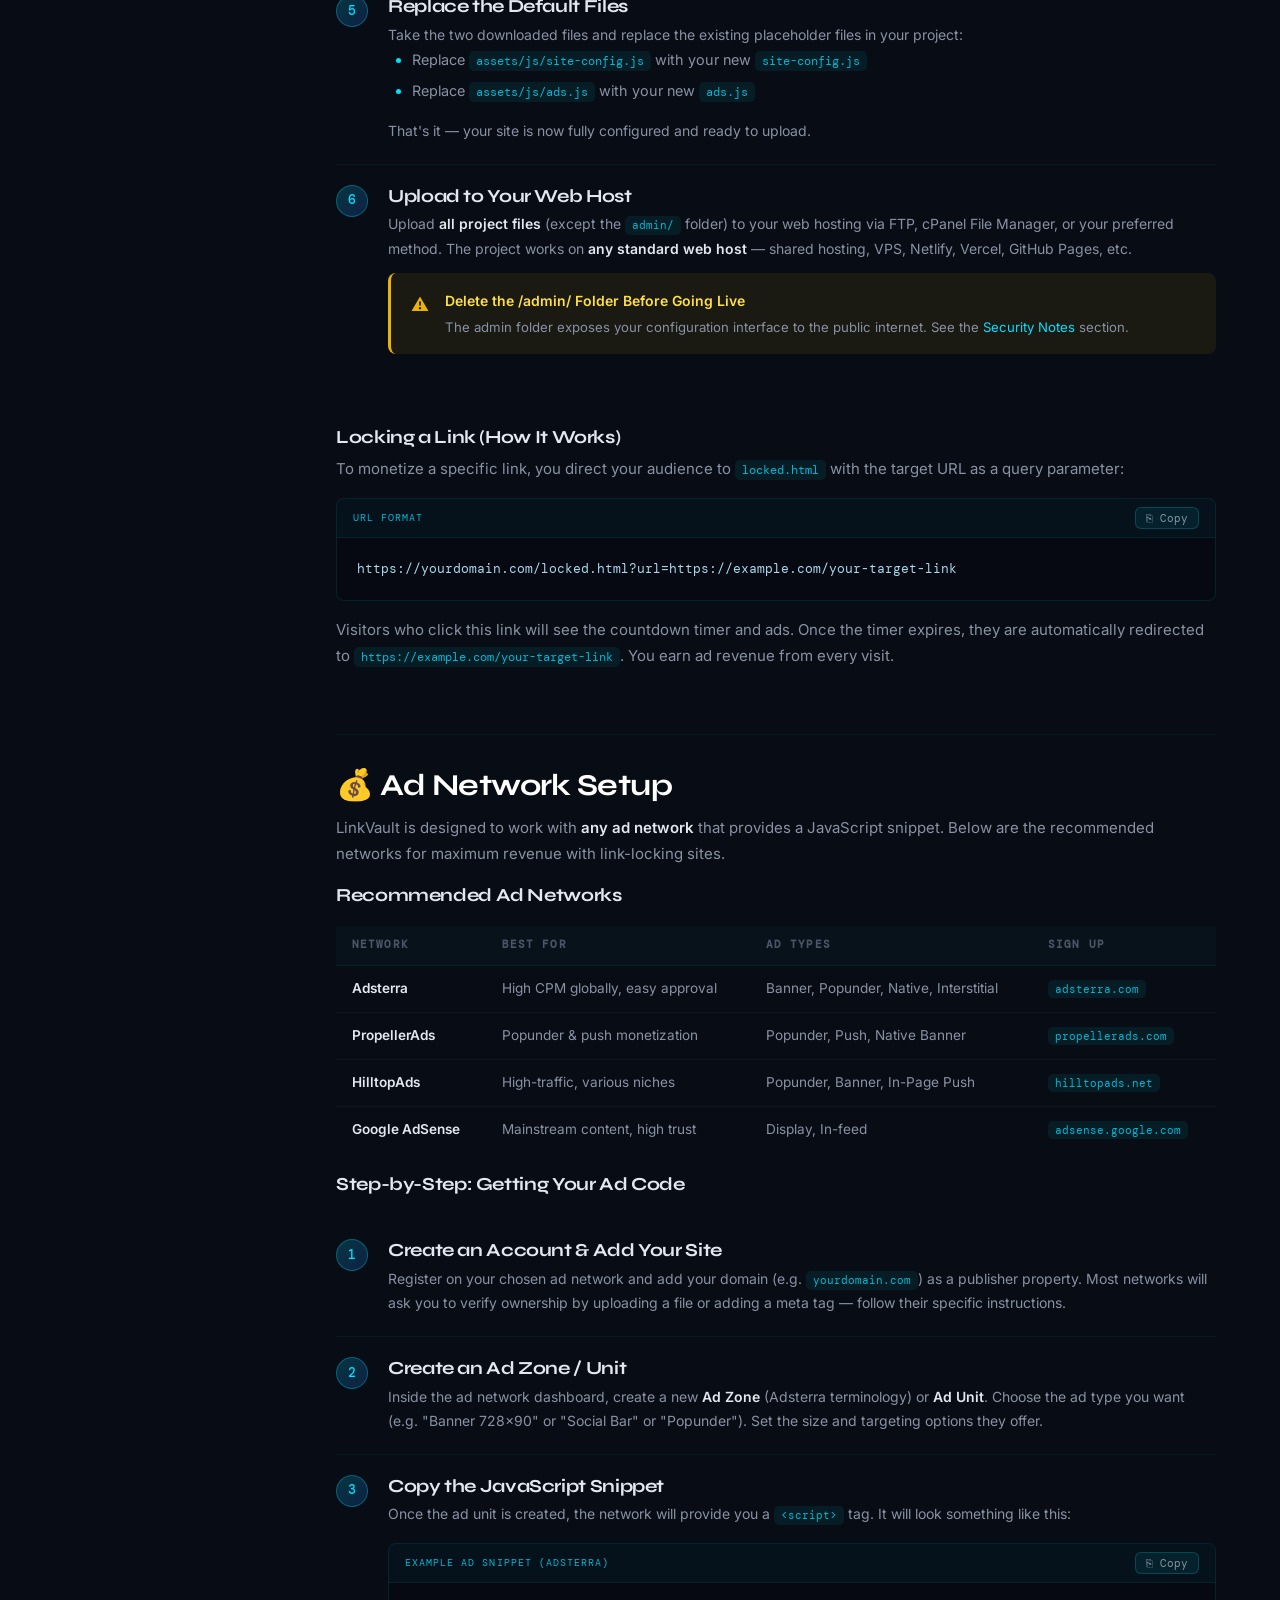
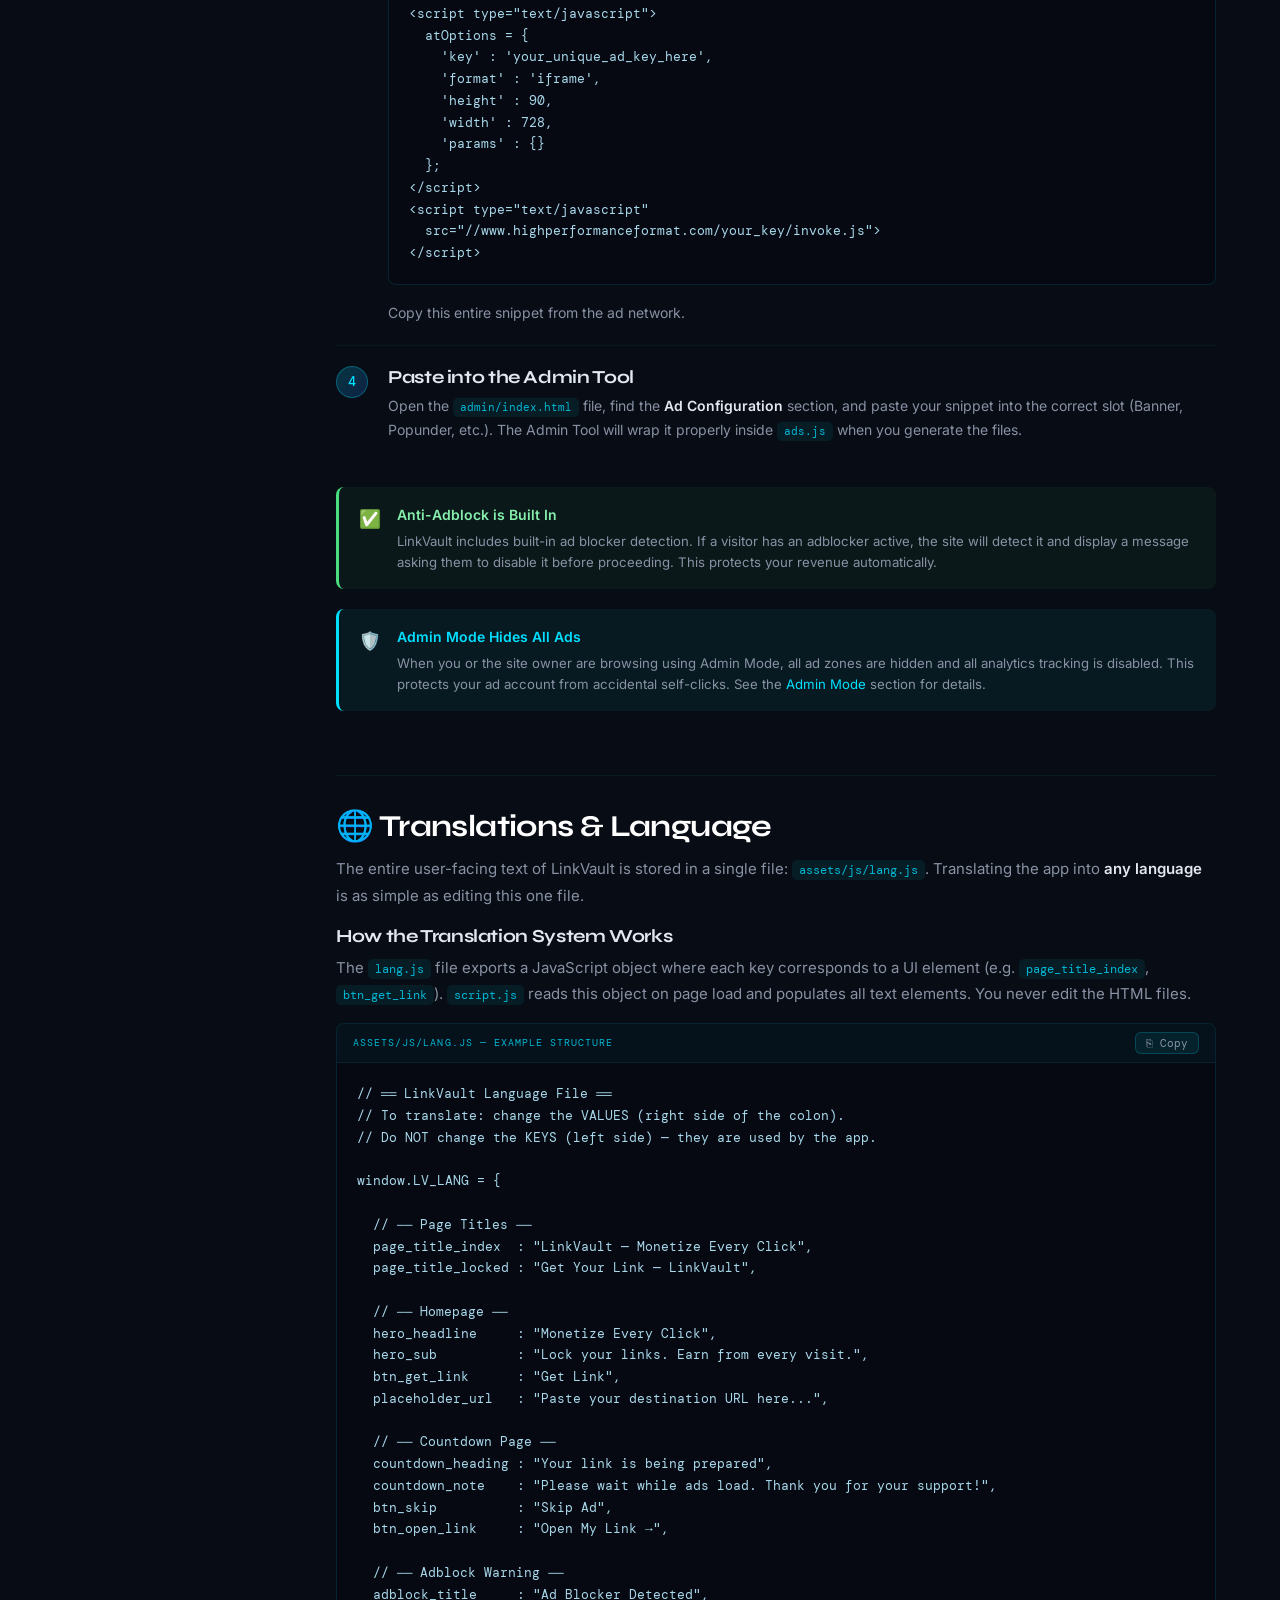
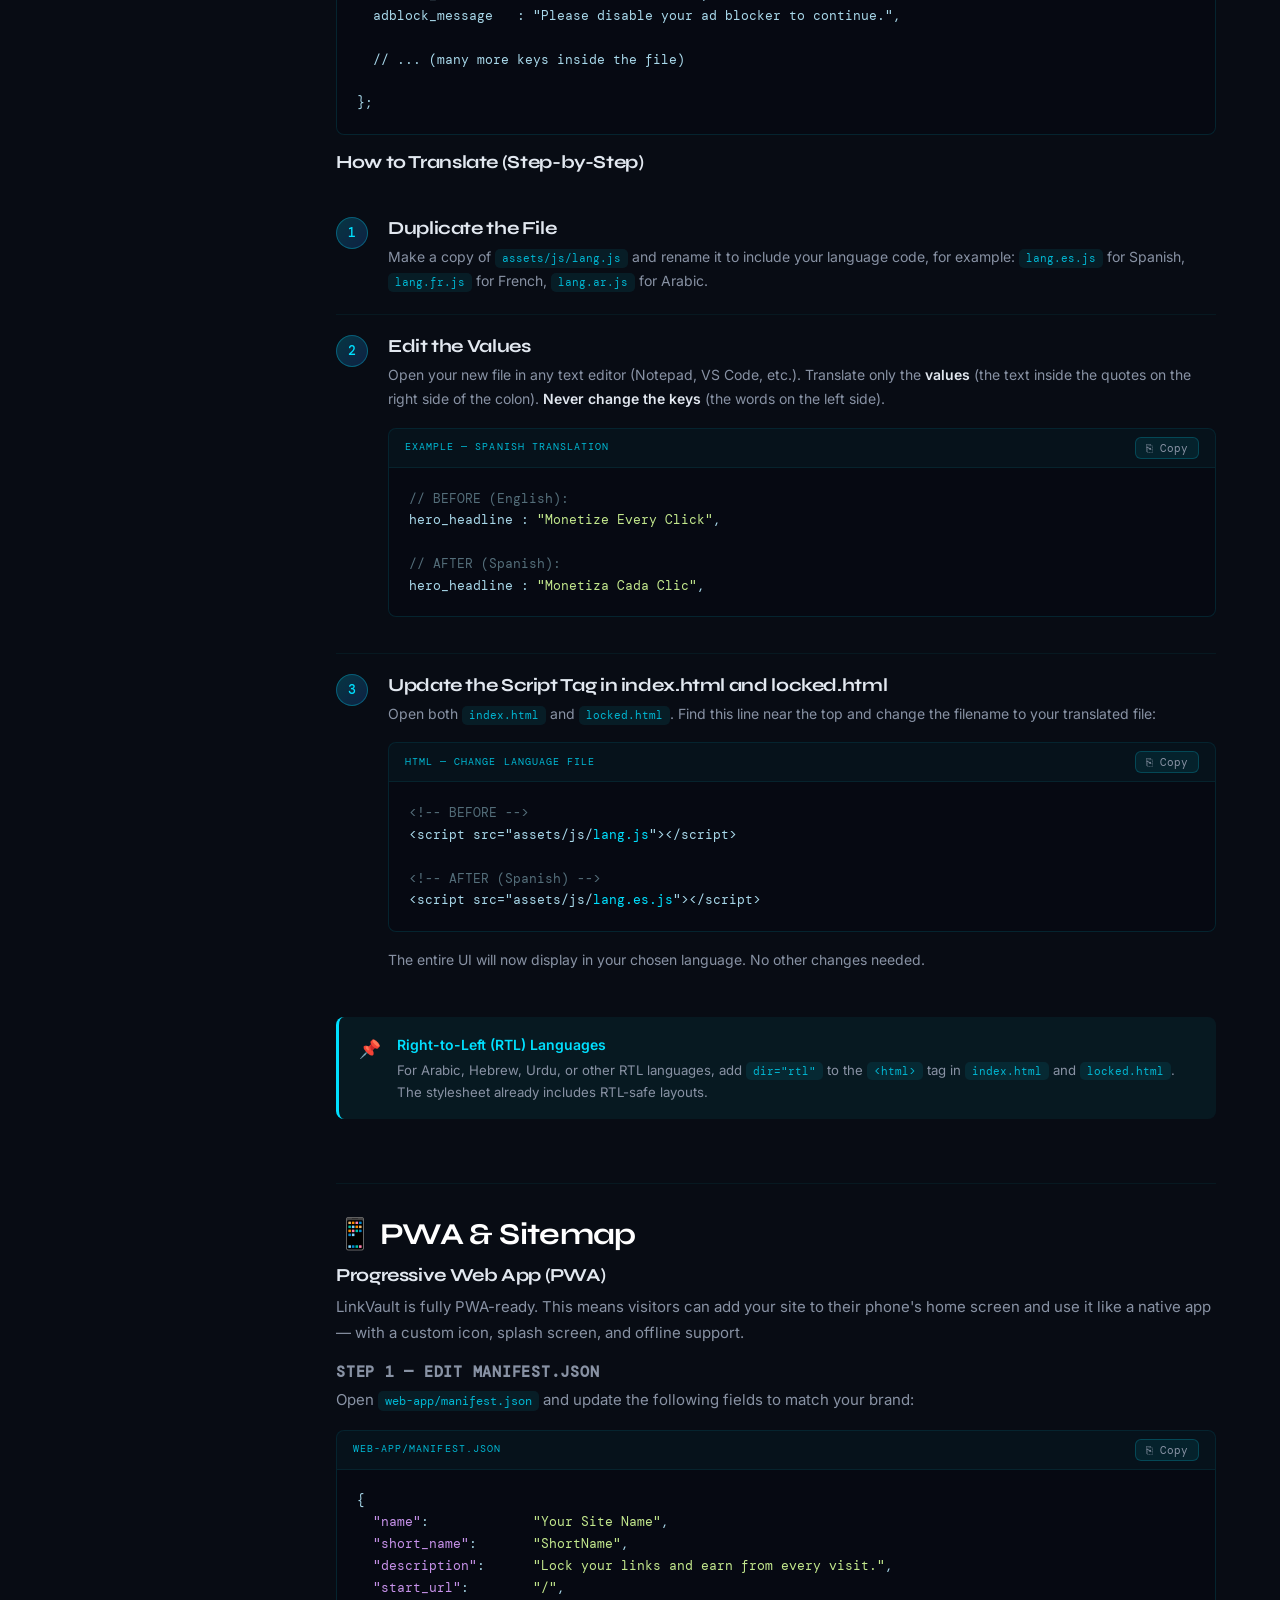
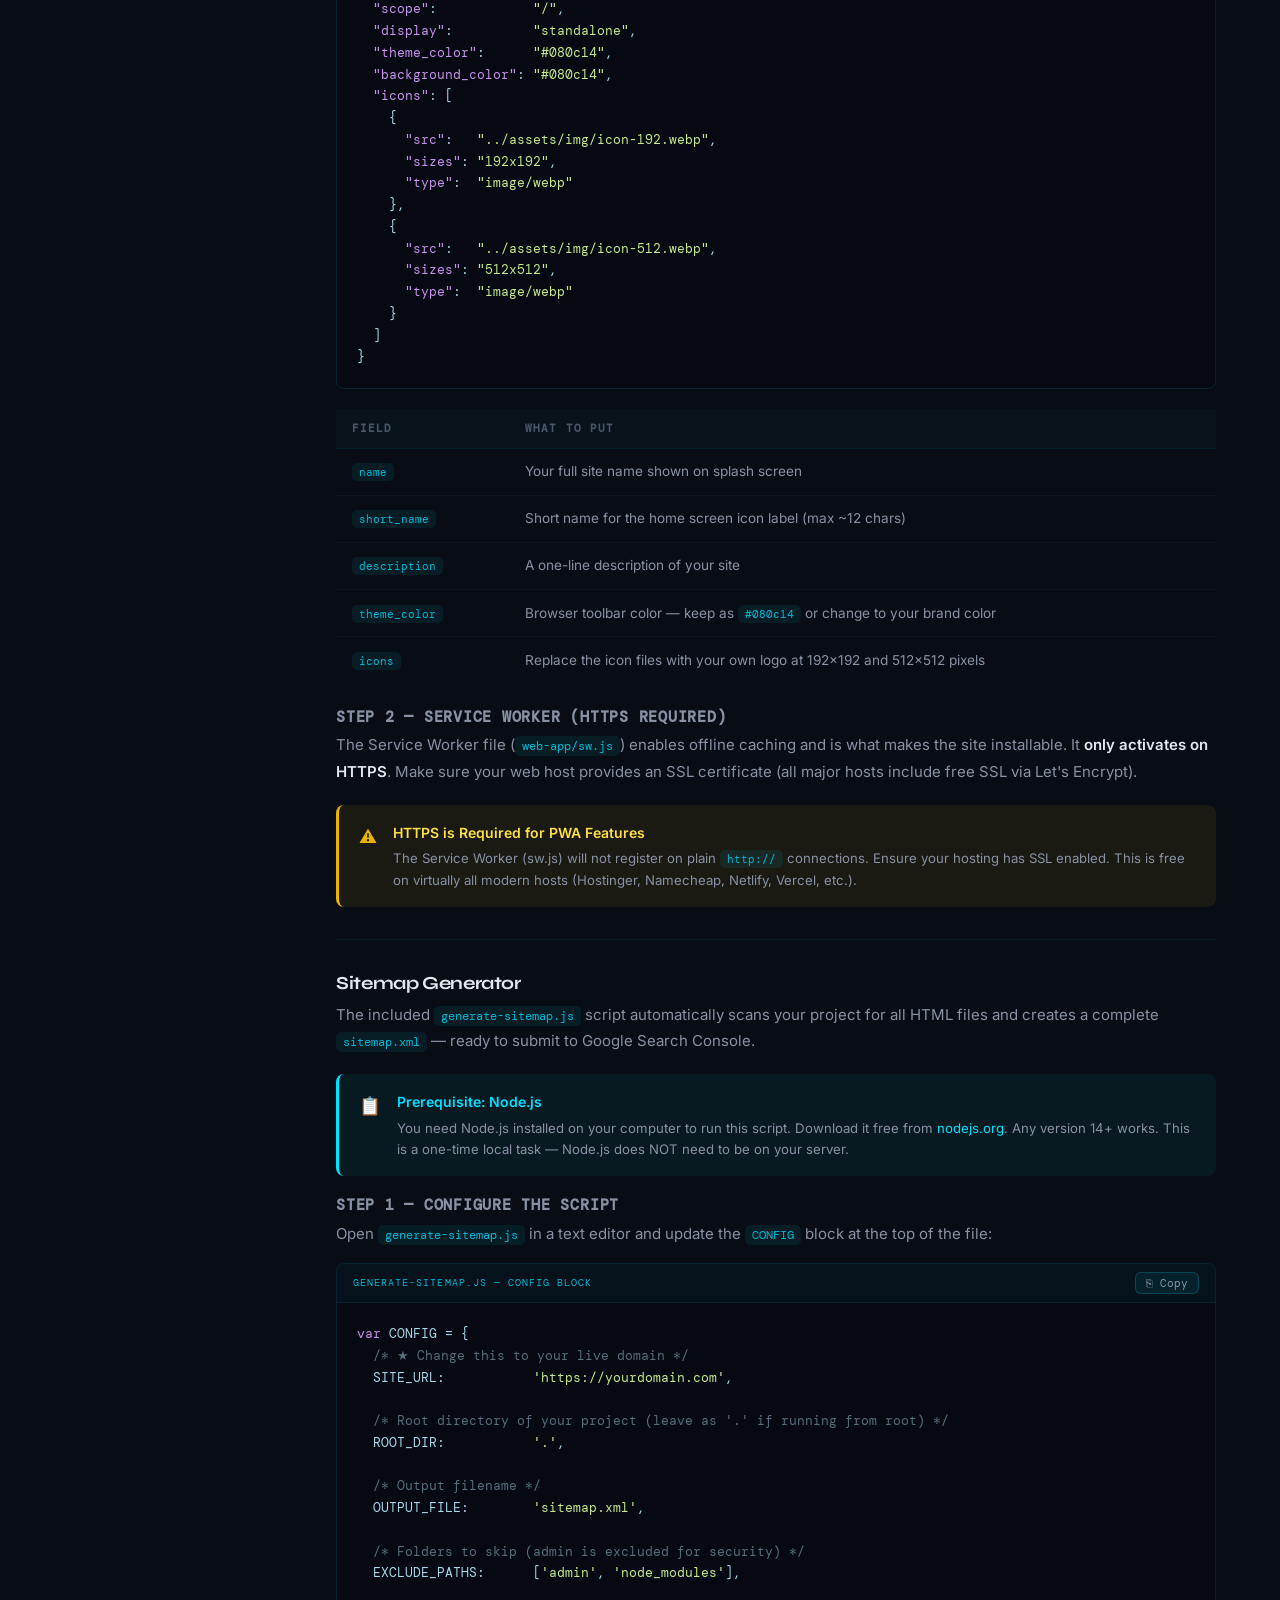
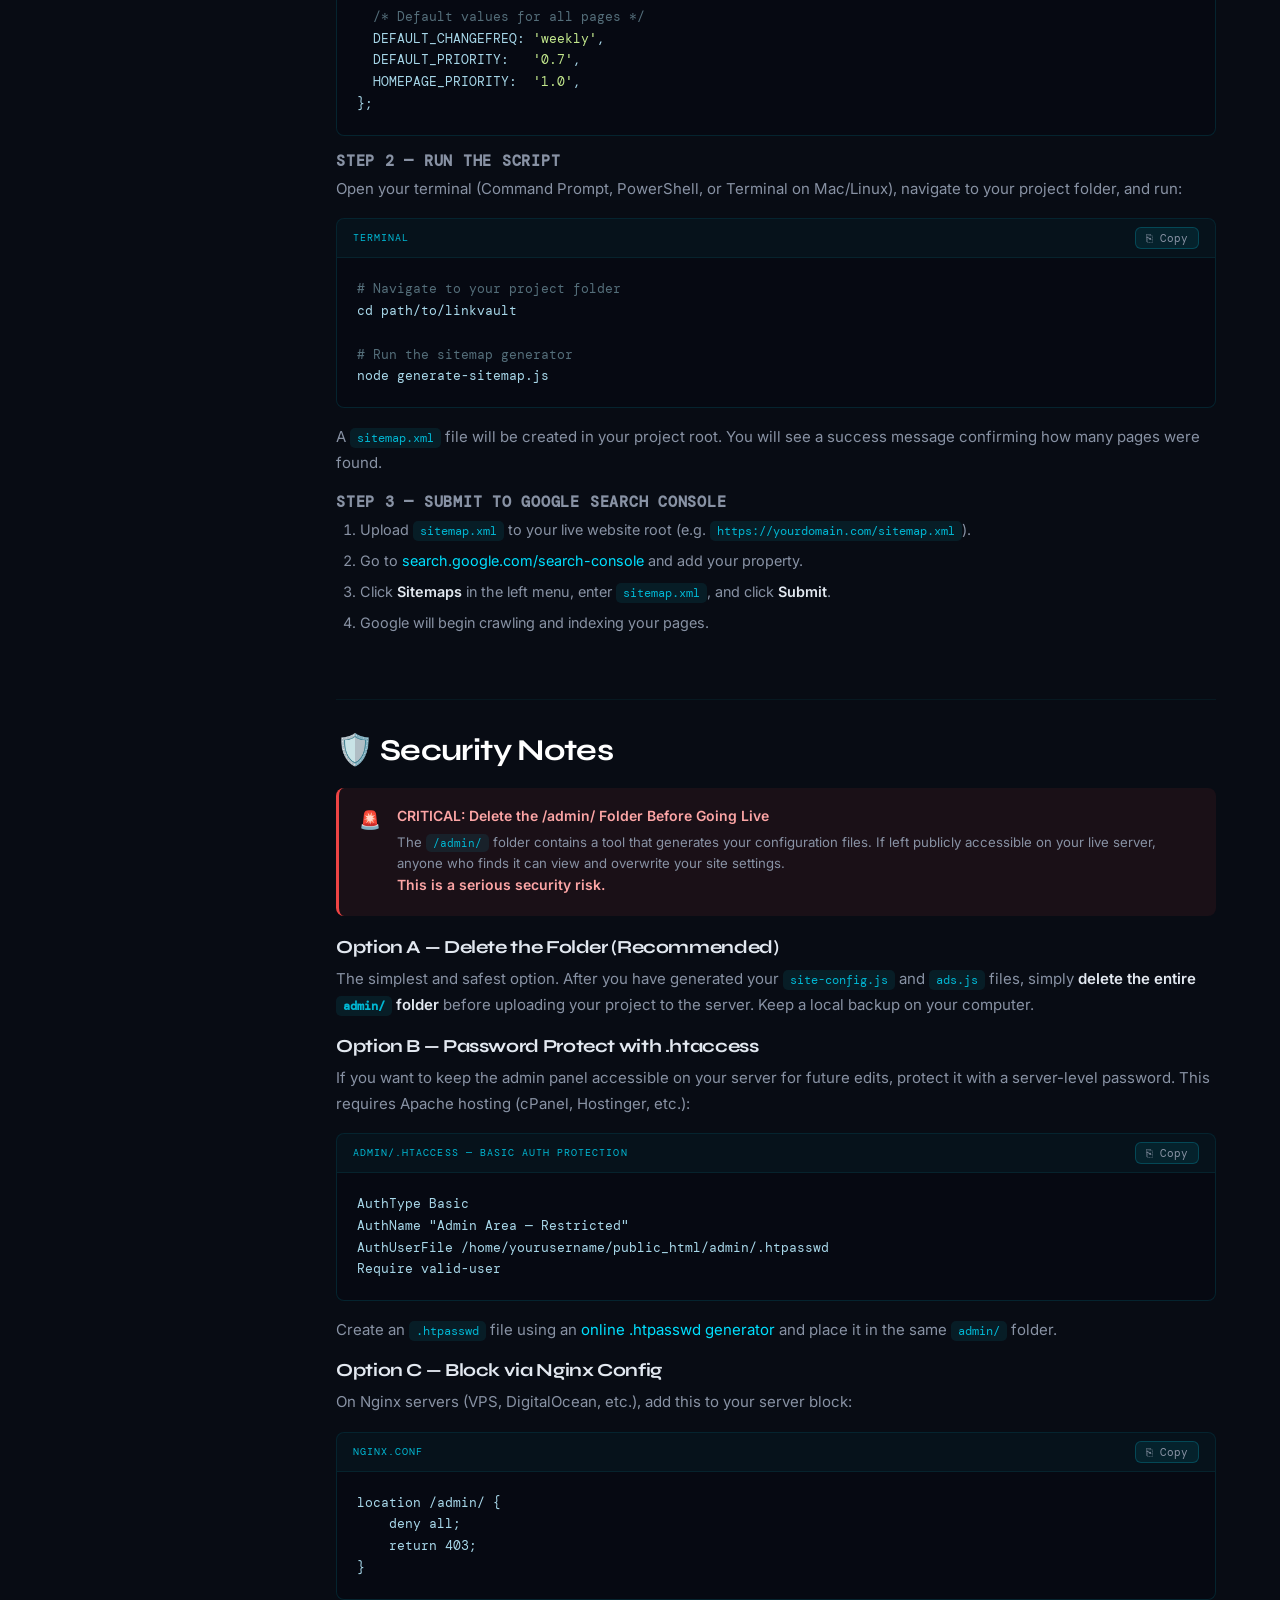
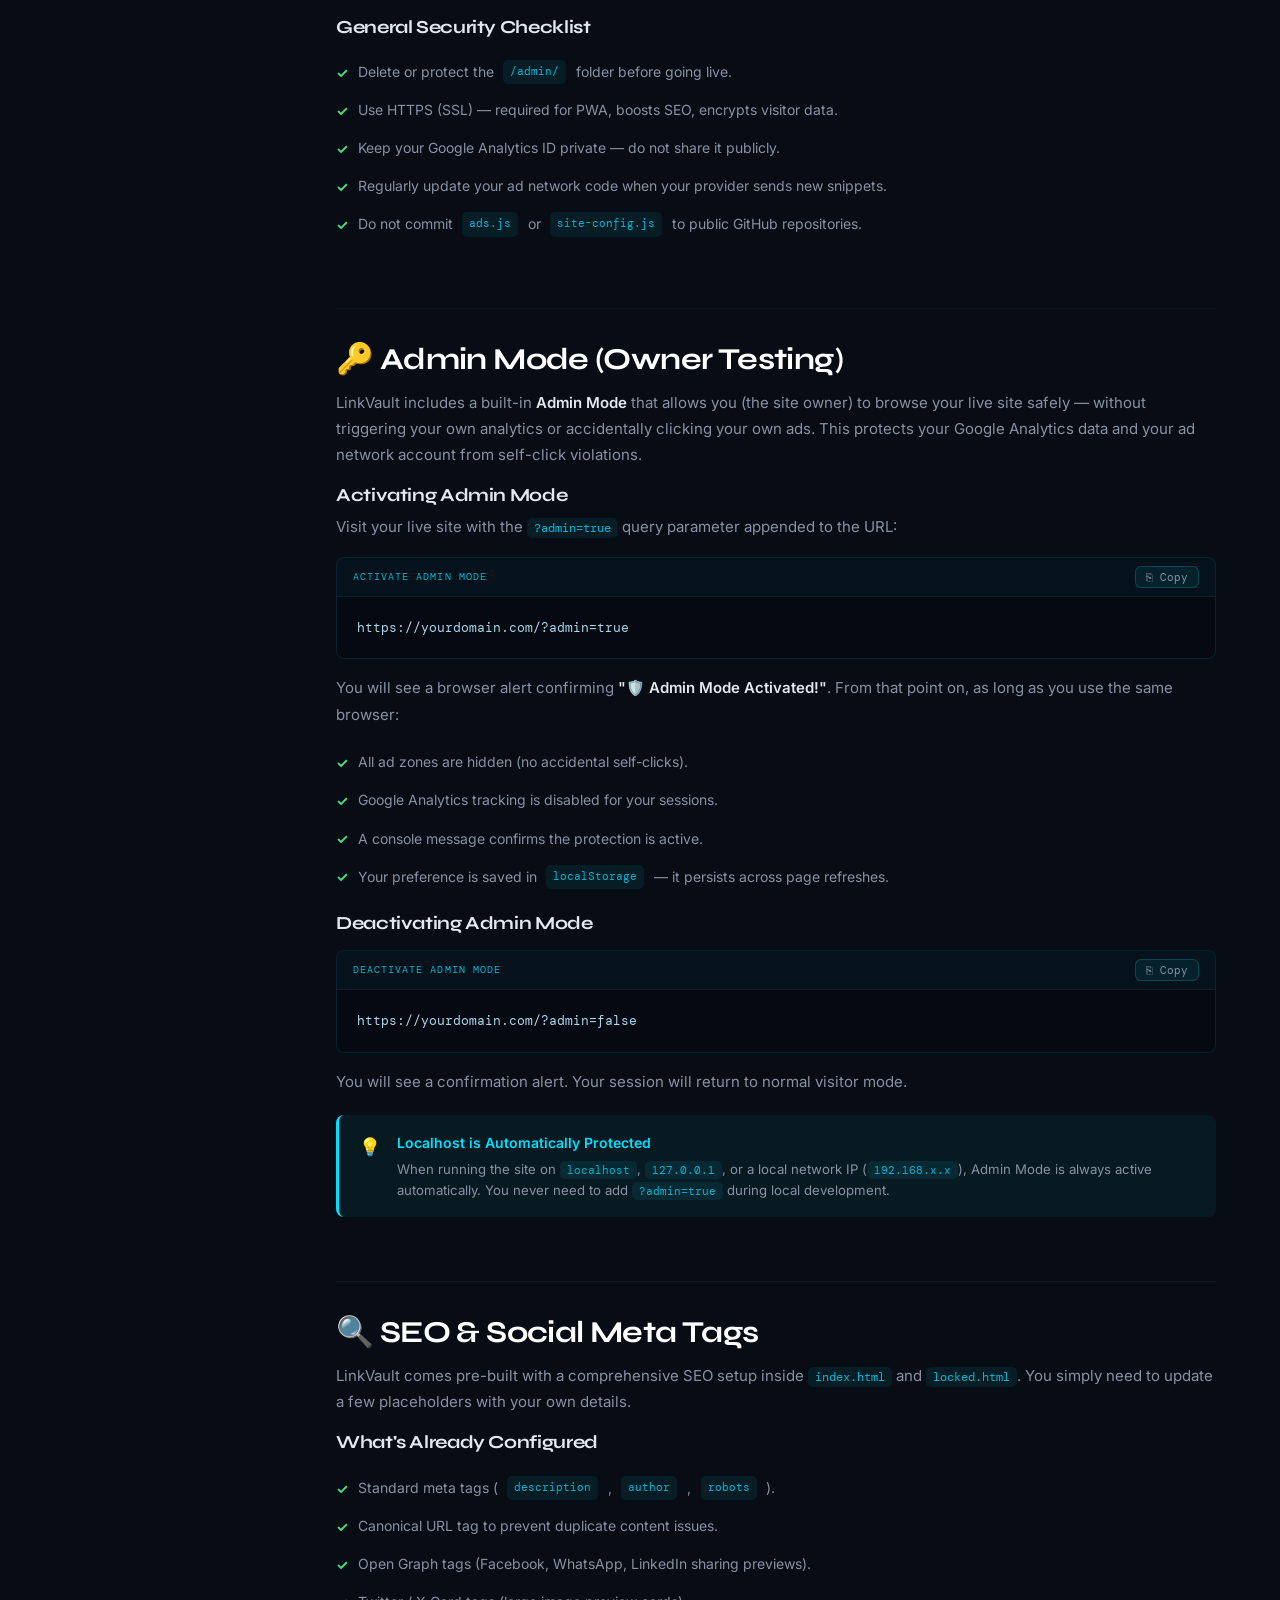
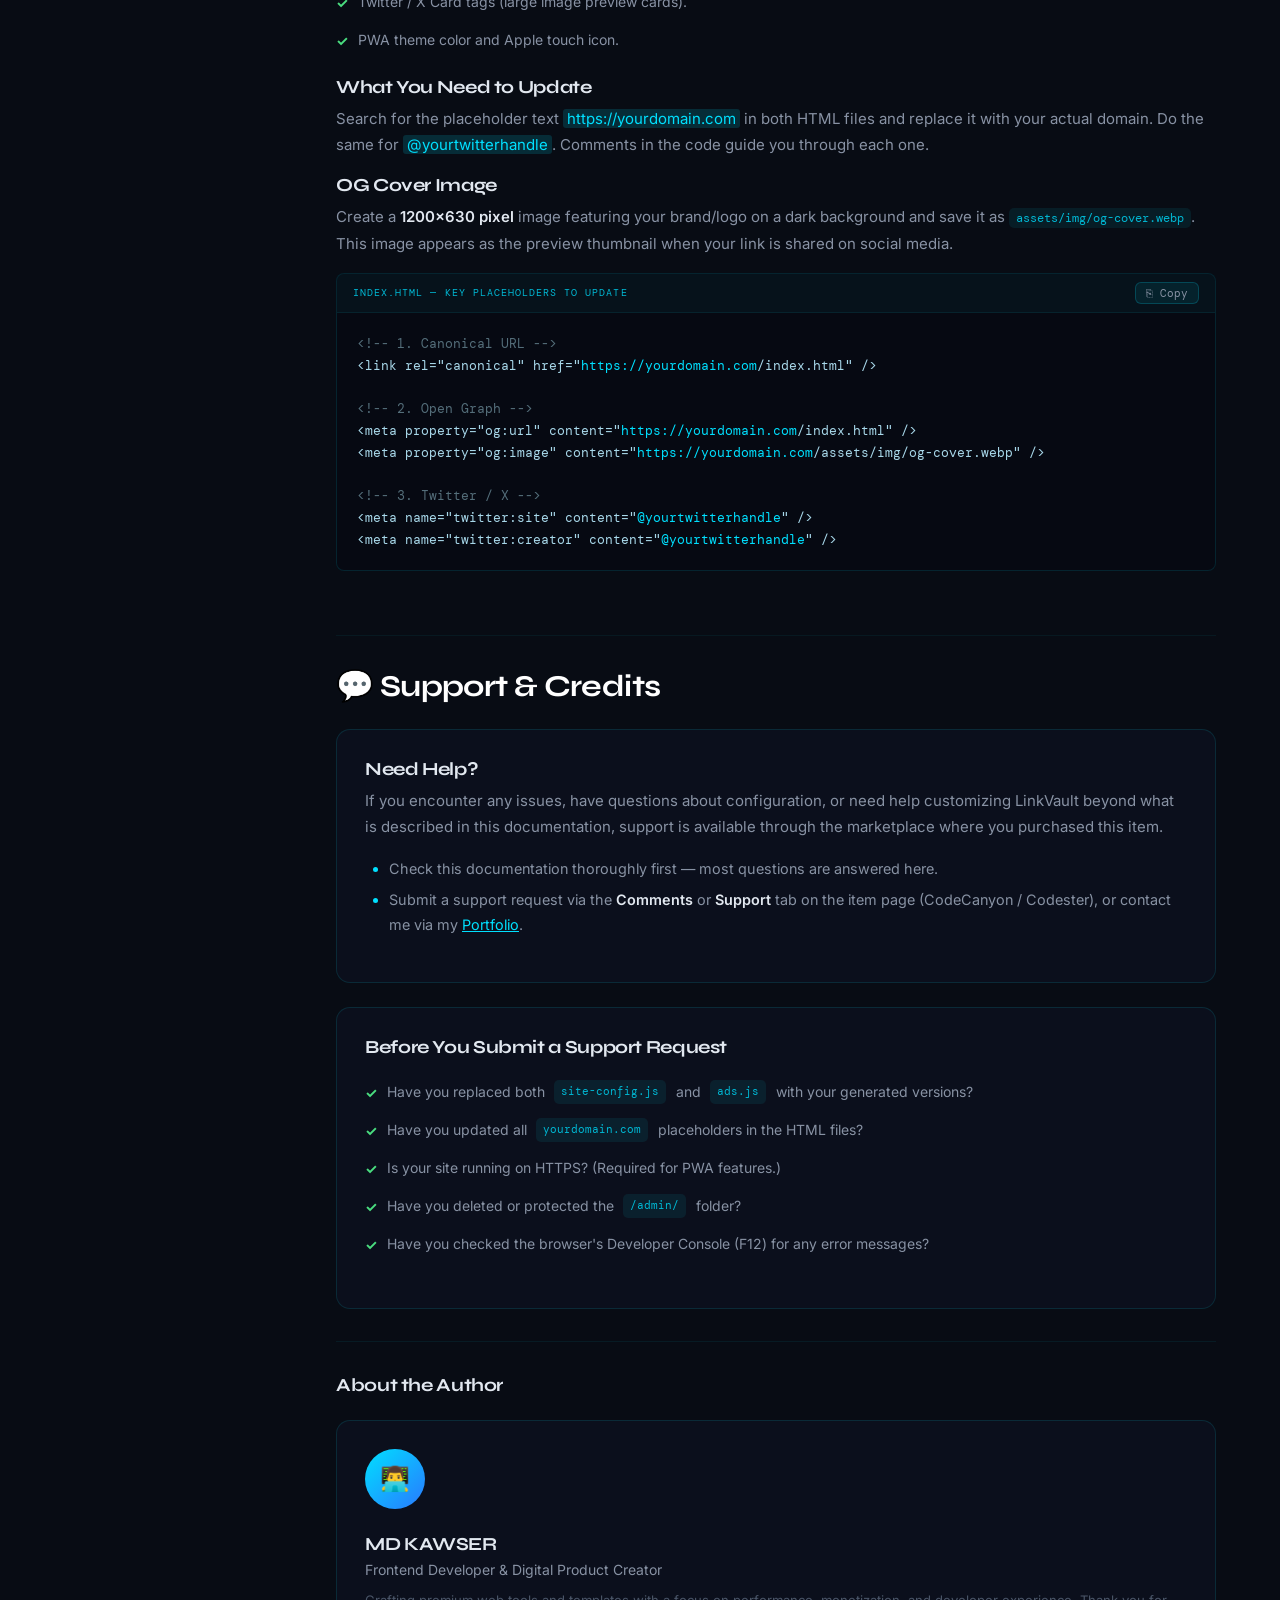
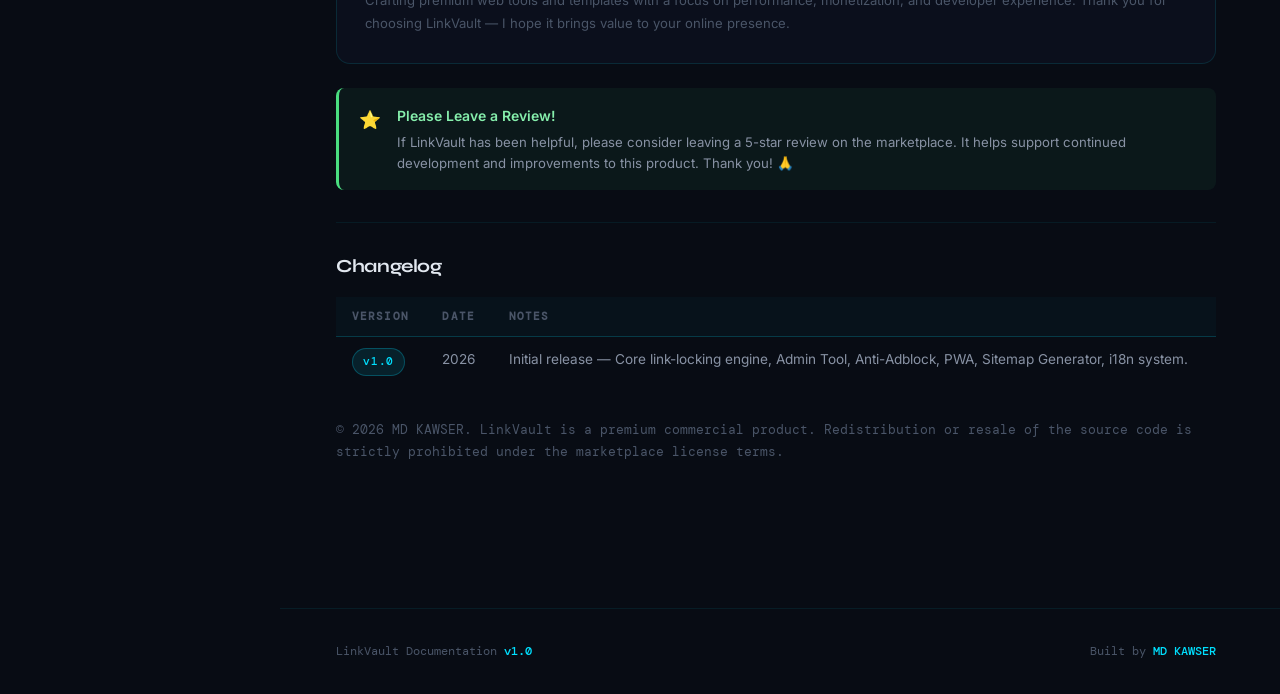
<file: Documentation /index.html>
<!DOCTYPE html>
<html lang="en">
<head>
<meta charset="UTF-8"/>
<meta name="viewport" content="width=device-width, initial-scale=1.0, maximum-scale=1.0, user-scalable=no"/>
<title>LinkVault — Official Documentation</title>
<link rel="preconnect" href="https://fonts.googleapis.com"/>
<link rel="preconnect" href="https://fonts.gstatic.com" crossorigin/>
<link href="https://fonts.googleapis.com/css2?family=Syne:wght@400;600;700;800&family=DM+Mono:wght@300;400;500&family=Inter:wght@300;400;500&display=swap" rel="stylesheet"/>
<style>
/* ── RESET & BASE ── */
*,*::before,*::after{box-sizing:border-box;margin:0;padding:0}
:root{
  --bg:#080c14;
  --bg2:#0d1220;
  --bg3:#111827;
  --cyan:#00e0ff;
  --cyan2:#00b8d4;
  --blue:#2979ff;
  --blue2:#0d47a1;
  --glass:rgba(13,18,32,0.7);
  --glass-border:rgba(0,224,255,0.12);
  --text:#e2e8f0;
  --text-muted:#8892a4;
  --text-dim:#4a5568;
  --sidebar-w:280px;
  --header-h:60px;
  --radius:14px;
  --radius-sm:8px;
  --font-display:'Syne',sans-serif;
  --font-body:'Inter',sans-serif;
  --font-mono:'DM Mono',monospace;
}
html{scroll-behavior:smooth;scroll-padding-top:80px}
body{
  background:var(--bg);
  color:var(--text);
  font-family:var(--font-body);
  font-size:15px;
  line-height:1.75;
  overflow-x:hidden;
}

/* ── SCROLLBAR ── */
::-webkit-scrollbar{width:5px;height:5px}
::-webkit-scrollbar-track{background:var(--bg2)}
::-webkit-scrollbar-thumb{background:rgba(0,224,255,0.25);border-radius:99px}
::-webkit-scrollbar-thumb:hover{background:rgba(0,224,255,0.5)}

/* ── NOISE OVERLAY ── */
body::before{
  content:'';
  position:fixed;inset:0;
  background-image:url("data:image/svg+xml,%3Csvg viewBox='0 0 256 256' xmlns='http://www.w3.org/2000/svg'%3E%3Cfilter id='n'%3E%3CfeTurbulence type='fractalNoise' baseFrequency='0.9' numOctaves='4' stitchTiles='stitch'/%3E%3C/filter%3E%3Crect width='100%25' height='100%25' filter='url(%23n)' opacity='0.03'/%3E%3C/svg%3E");
  pointer-events:none;z-index:0;opacity:0.4;
}

/* ── GRID BACKGROUND ── */
body::after{
  content:'';
  position:fixed;inset:0;
  background-image:
    linear-gradient(rgba(0,224,255,0.03) 1px, transparent 1px),
    linear-gradient(90deg, rgba(0,224,255,0.03) 1px, transparent 1px);
  background-size:40px 40px;
  pointer-events:none;z-index:0;
}

/* ── HEADER ── */
.header{
  position:fixed;top:0;left:0;right:0;
  height:var(--header-h);
  background:rgba(8,12,20,0.85);
  backdrop-filter:blur(20px);
  border-bottom:1px solid var(--glass-border);
  display:flex;align-items:center;
  padding:0 1.5rem;
  z-index:100;
  gap:1rem;
}
.header-logo{
  display:flex;align-items:center;gap:0.6rem;
  font-family:var(--font-display);
  font-weight:800;font-size:1.15rem;
  color:#fff;letter-spacing:-0.01em;
  text-decoration:none;
}
.logo-icon{
  width:30px;height:30px;
  background:linear-gradient(135deg,var(--cyan),var(--blue));
  border-radius:8px;
  display:flex;align-items:center;justify-content:center;
  font-size:0.9rem;
}
.header-badge{
  font-size:0.65rem;font-family:var(--font-mono);font-weight:500;
  background:rgba(0,224,255,0.1);border:1px solid rgba(0,224,255,0.25);
  color:var(--cyan);padding:2px 8px;border-radius:99px;letter-spacing:0.08em;
}
.header-spacer{flex:1}
.hamburger{
  display:none;
  background:none;border:none;cursor:pointer;
  padding:6px;border-radius:8px;
  color:var(--text);
  transition:color 0.2s;
}
.hamburger:hover{color:var(--cyan)}
.hamburger svg{display:block;width:22px;height:22px}

/* ── LAYOUT ── */
.layout{
  display:flex;
  padding-top:var(--header-h);
  min-height:100vh;
  position:relative;z-index:1;
}

/* ── SIDEBAR ── */
.sidebar{
  position:fixed;
  top:var(--header-h);
  left:0;
  width:var(--sidebar-w);
  height:calc(100vh - var(--header-h));
  overflow-y:auto;
  background:rgba(13,18,32,0.6);
  backdrop-filter:blur(20px);
  border-right:1px solid var(--glass-border);
  padding:1.5rem 0 3rem;
  z-index:50;
  transition:transform 0.3s cubic-bezier(0.4,0,0.2,1);
}
.sidebar::-webkit-scrollbar{width:3px}

.sidebar-overlay {
  position: fixed;
  top: 0;
  left: 0;
  width: 100%;
  height: 100vh;
  background: rgba(0, 0, 0, 0.6);
  /* Fallback dark background if blur is unsupported */
  backdrop-filter: blur(5px);
  -webkit-backdrop-filter: blur(5px);
  z-index: 49;
  opacity: 0;
  visibility: hidden;
  pointer-events: none;
  transition: opacity 0.3s ease, visibility 0.3s ease;
}

.sidebar-overlay.active {
  opacity: 1;
  visibility: visible;
  pointer-events: auto;
}


.sidebar-label{
  font-family:var(--font-mono);font-size:0.65rem;
  font-weight:500;letter-spacing:0.15em;
  text-transform:uppercase;color:var(--text-dim);
  padding:0.5rem 1.5rem 0.35rem;margin-top:1rem;
}
.sidebar-label:first-child{margin-top:0}

.nav-link{
  display:flex;align-items:center;gap:0.6rem;
  padding:0.5rem 1.5rem;
  color:var(--text-muted);
  text-decoration:none;font-size:0.875rem;font-weight:400;
  border-left:2px solid transparent;
  transition:all 0.2s;
  line-height:1.4;
}
.nav-link:hover{color:var(--text);background:rgba(0,224,255,0.04);border-left-color:rgba(0,224,255,0.3)}
.nav-link.active{color:var(--cyan);background:rgba(0,224,255,0.06);border-left-color:var(--cyan);font-weight:500}
.nav-link .nav-icon{font-size:0.85rem;opacity:0.7;flex-shrink:0;width:16px;text-align:center}

/* ── MAIN CONTENT ── */
.main{
  margin-left:var(--sidebar-w);
  flex:1;
  padding:3rem 4rem 5rem 3.5rem;
  max-width:calc(100% - var(--sidebar-w));
}

/* ── SECTION ── */
.section{
  margin-bottom:4rem;
  scroll-margin-top:80px;
}
.section+.section{padding-top:2rem;border-top:1px solid rgba(0,224,255,0.06)}

/* ── TYPOGRAPHY ── */
h1,h2,h3,h4{font-family:var(--font-display);line-height:1.2;letter-spacing:-0.02em}
h1{font-size:clamp(2rem,4vw,3rem);font-weight:800;margin-bottom:1rem}
h2{font-size:clamp(1.4rem,2.5vw,1.9rem);font-weight:700;margin-bottom:0.75rem;color:#fff}
h3{font-size:1.15rem;font-weight:700;margin-bottom:0.5rem;color:var(--text)}
h4{font-size:0.95rem;font-weight:600;margin-bottom:0.4rem;color:var(--text-muted);letter-spacing:0.05em;text-transform:uppercase;font-family:var(--font-mono)}
p{color:var(--text-muted);margin-bottom:1rem}
p:last-child{margin-bottom:0}
strong{color:var(--text);font-weight:600}
a{color:var(--cyan);text-decoration:none}
a:hover{text-decoration:underline}

/* ── HERO ── */
.hero{
  padding:2rem 0 3rem;
  position:relative;
}
.hero-tag{
  display:inline-flex;align-items:center;gap:0.4rem;
  font-family:var(--font-mono);font-size:0.7rem;letter-spacing:0.12em;
  text-transform:uppercase;color:var(--cyan2);
  background:rgba(0,224,255,0.07);border:1px solid rgba(0,224,255,0.2);
  padding:4px 12px;border-radius:99px;margin-bottom:1rem;
}
.hero-tag::before{content:'●';font-size:0.5rem;animation:blink 1.5s ease-in-out infinite}
@keyframes blink{0%,100%{opacity:1}50%{opacity:0.3}}
.hero h1 span{
  background:linear-gradient(90deg,var(--cyan),#7c3aed,var(--blue));
  -webkit-background-clip:text;-webkit-text-fill-color:transparent;background-clip:text;
}
.hero-sub{font-size:1.05rem;color:var(--text-muted);max-width:580px;line-height:1.8;margin-bottom:2rem}
.hero-meta{
  display:flex;align-items:center;gap:1rem;flex-wrap:wrap;
  font-family:var(--font-mono);font-size:0.75rem;color:var(--text-dim);
}
.hero-meta-item{display:flex;align-items:center;gap:0.4rem}
.hero-meta-item span:first-child{color:var(--cyan);opacity:0.7}

/* ── FEATURE GRID ── */
.feature-grid{
  display:grid;grid-template-columns:repeat(auto-fill,minmax(220px,1fr));
  gap:1rem;margin:1.5rem 0;
}
.feature-card{
  background:var(--glass);
  border:1px solid var(--glass-border);
  border-radius:var(--radius);
  padding:1.25rem;
  position:relative;overflow:hidden;
  transition:border-color 0.3s,transform 0.2s;
}
.feature-card:hover{border-color:rgba(0,224,255,0.3);transform:translateY(-2px)}
.feature-card::before{
  content:'';position:absolute;inset:0;
  background:radial-gradient(circle at top left,rgba(0,224,255,0.05),transparent 70%);
  pointer-events:none;
}
.feature-icon{
  width:36px;height:36px;border-radius:10px;
  background:linear-gradient(135deg,rgba(0,224,255,0.15),rgba(41,121,255,0.15));
  border:1px solid rgba(0,224,255,0.2);
  display:flex;align-items:center;justify-content:center;
  font-size:1rem;margin-bottom:0.75rem;
}
.feature-card h3{font-size:0.9rem;margin-bottom:0.3rem;color:#fff}
.feature-card p{font-size:0.8rem;color:var(--text-dim);margin:0}

/* ── GLASS CARD ── */
.glass-card{
  background:var(--glass);
  border:1px solid var(--glass-border);
  border-radius:var(--radius);
  padding:1.75rem;
  margin:1.5rem 0;
}

/* ── STEPS ── */
.steps{display:flex;flex-direction:column;gap:0;margin:1.5rem 0}
.step{
  display:flex;gap:1.25rem;
  padding:1.25rem 0;
  border-bottom:1px solid rgba(0,224,255,0.06);
  position:relative;
}
.step:last-child{border-bottom:none}
.step-num{
  width:32px;height:32px;flex-shrink:0;
  border-radius:50%;
  background:linear-gradient(135deg,rgba(0,224,255,0.2),rgba(41,121,255,0.2));
  border:1px solid rgba(0,224,255,0.3);
  display:flex;align-items:center;justify-content:center;
  font-family:var(--font-mono);font-weight:500;font-size:0.8rem;
  color:var(--cyan);
}
.step-body{flex:1}
.step-body h3{margin-bottom:0.35rem}
.step-body p{font-size:0.875rem;margin:0}

/* ── CODE BLOCK ── */
.code-block{
  position:relative;
  background:#060912;
  border:1px solid rgba(0,224,255,0.12);
  border-radius:var(--radius-sm);
  margin:1rem 0;
  overflow:hidden;
}
.code-header{
  display:flex;align-items:center;justify-content:space-between;
  padding:0.5rem 1rem;
  background:rgba(0,224,255,0.04);
  border-bottom:1px solid rgba(0,224,255,0.08);
}
.code-lang{
  font-family:var(--font-mono);font-size:0.65rem;letter-spacing:0.1em;
  text-transform:uppercase;color:var(--cyan2);
}
.copy-btn{
  display:flex;align-items:center;gap:0.35rem;
  background:rgba(0,224,255,0.08);border:1px solid rgba(0,224,255,0.2);
  color:var(--text-muted);font-family:var(--font-mono);font-size:0.7rem;
  padding:3px 10px;border-radius:6px;cursor:pointer;
  transition:all 0.2s;
}
.copy-btn:hover{color:var(--cyan);border-color:rgba(0,224,255,0.4);background:rgba(0,224,255,0.12)}
.copy-btn.copied{color:#4ade80;border-color:rgba(74,222,128,0.4);background:rgba(74,222,128,0.08)}
.code-block pre{
  padding:1.25rem;
  overflow-x:auto;
  font-family:var(--font-mono);font-size:0.8rem;line-height:1.7;
  color:#a8d8ea;
}
.code-block pre .k{color:#c792ea}
.code-block pre .s{color:#c3e88d}
.code-block pre .c{color:#546e7a}
.code-block pre .n{color:var(--cyan)}
.code-block pre .v{color:#f78c6c}

/* ── BANNERS ── */
.banner{
  display:flex;gap:1rem;align-items:flex-start;
  border-radius:var(--radius-sm);
  padding:1rem 1.25rem;margin:1.25rem 0;
  font-size:0.875rem;
  border-left:3px solid;
}
.banner-icon{font-size:1.1rem;flex-shrink:0;margin-top:0.05rem}
.banner-body strong{display:block;margin-bottom:0.2rem;font-size:0.875rem}
.banner-body p{font-size:0.825rem;margin:0;line-height:1.6}
.banner.danger{
  background:rgba(239,68,68,0.08);border-color:#ef4444;
}
.banner.danger .banner-icon{color:#ef4444}
.banner.danger strong{color:#fca5a5}
.banner.warning{
  background:rgba(234,179,8,0.08);border-color:#eab308;
}
.banner.warning .banner-icon{color:#eab308}
.banner.warning strong{color:#fde047}
.banner.info{
  background:rgba(0,224,255,0.06);border-color:var(--cyan);
}
.banner.info .banner-icon{color:var(--cyan)}
.banner.info strong{color:var(--cyan)}
.banner.success{
  background:rgba(74,222,128,0.06);border-color:#4ade80;
}
.banner.success .banner-icon{color:#4ade80}
.banner.success strong{color:#86efac}

/* ── FOLDER TREE ── */
.folder-tree{
  background:#060912;
  border:1px solid rgba(0,224,255,0.12);
  border-radius:var(--radius-sm);
  padding:1.25rem 1.5rem;
  font-family:var(--font-mono);font-size:0.8rem;
  line-height:2;
  margin:1.25rem 0;
}
.ft-dir{color:var(--cyan)}
.ft-file{color:#a8d8ea}
.ft-comment{color:#546e7a}
.ft-indent{padding-left:1.2rem}
.ft-indent2{padding-left:2.4rem}
.ft-indent3{padding-left:3.6rem}

/* ── TABLE ── */
.doc-table{
  width:100%;border-collapse:collapse;
  margin:1.25rem 0;font-size:0.85rem;
}
.doc-table th{
  text-align:left;
  font-family:var(--font-mono);font-size:0.7rem;letter-spacing:0.1em;text-transform:uppercase;
  color:var(--text-dim);
  padding:0.6rem 1rem;
  border-bottom:1px solid rgba(0,224,255,0.1);
  background:rgba(0,224,255,0.03);
}
.doc-table td{
  padding:0.7rem 1rem;
  border-bottom:1px solid rgba(255,255,255,0.04);
  color:var(--text-muted);vertical-align:top;
}
.doc-table tr:last-child td{border-bottom:none}
.doc-table tr:hover td{background:rgba(0,224,255,0.02)}
.doc-table code{
  font-family:var(--font-mono);font-size:0.78rem;
  background:rgba(0,224,255,0.08);color:var(--cyan2);
  padding:1px 6px;border-radius:4px;
}
.doc-table td strong{color:var(--text)}

/* ── INLINE CODE ── */
code:not(.code-block code){
  font-family:var(--font-mono);font-size:0.82em;
  background:rgba(0,224,255,0.08);color:var(--cyan2);
  padding:2px 7px;border-radius:5px;
}

/* ── LISTS ── */
ul.doc-list,ol.doc-list{
  padding-left:1.5rem;color:var(--text-muted);
  margin-bottom:1rem;
}
ul.doc-list li,ol.doc-list li{margin-bottom:0.35rem;font-size:0.9rem}
ul.doc-list li::marker{color:var(--cyan);opacity:0.6}

/* ── CHECKLIST ── */
.checklist{list-style:none;padding:0;margin:1rem 0}
.checklist li{
  display:flex;align-items:flex-start;gap:0.6rem;
  padding:0.4rem 0;font-size:0.875rem;color:var(--text-muted);
}
.checklist li::before{
  content:'✓';color:#4ade80;font-weight:700;
  margin-top:0.05rem;flex-shrink:0;
}

/* ── PILL / TAG ── */
.pill{
  display:inline-flex;align-items:center;
  font-family:var(--font-mono);font-size:0.7rem;letter-spacing:0.07em;
  padding:3px 10px;border-radius:99px;font-weight:500;
}
.pill-cyan{background:rgba(0,224,255,0.1);color:var(--cyan);border:1px solid rgba(0,224,255,0.25)}
.pill-green{background:rgba(74,222,128,0.1);color:#4ade80;border:1px solid rgba(74,222,128,0.25)}
.pill-red{background:rgba(239,68,68,0.1);color:#f87171;border:1px solid rgba(239,68,68,0.25)}

/* ── DIVIDER ── */
.divider{
  border:none;
  border-top:1px solid rgba(0,224,255,0.07);
  margin:2rem 0;
}

/* ── FOOTER ── */
.footer{
  margin-left:var(--sidebar-w);
  padding:2rem 4rem 2rem 3.5rem;
  border-top:1px solid rgba(0,224,255,0.08);
  display:flex;align-items:center;justify-content:space-between;
  flex-wrap:wrap;gap:1rem;
  font-family:var(--font-mono);font-size:0.75rem;color:var(--text-dim);
  position:relative;z-index:1;
}
.footer-brand{color:var(--cyan);font-weight:500}

/* ── RESPONSIVE ── */
@media(max-width:900px){
  .hamburger{display:flex}
  .sidebar{transform:translateX(-100%)}
  .sidebar.open{transform:translateX(0)}
  .main{margin-left:0;max-width:100%;padding:2rem 1.25rem 4rem}
  .footer{margin-left:0;padding:1.5rem 1.25rem}
  .feature-grid{grid-template-columns:1fr 1fr}
}

@media(max-width:600px){
  .feature-grid{grid-template-columns:1fr}
  .hero h1{font-size:1.8rem}
  .code-block pre{font-size:0.72rem}
  .doc-table{font-size:0.78rem}
  .doc-table th,.doc-table td{padding:0.5rem 0.6rem}
}

/* ── SCROLL GLOW ── */
.section-anchor::before{
  content:'';display:block;height:80px;margin-top:-80px;
}

/* ── HIGHLIGHT ── */
mark{background:rgba(0,224,255,0.15);color:var(--cyan);padding:0 4px;border-radius:3px}

/* ── PROGRESS BAR ── */
#progress{
  position:fixed;top:0;left:0;height:2px;
  background:linear-gradient(90deg,var(--cyan),var(--blue));
  z-index:200;width:0%;transition:width 0.1s linear;
}
</style>
</head>
<body>

<div id="progress"></div>

<!-- ═══════════════ HEADER ═══════════════ -->
<header class="header">
  <a href="#introduction" class="header-logo">
    <div class="logo-icon">⚡</div>
    LinkVault
  </a>
  <span class="header-badge">v1.0 Docs</span>
  <div class="header-spacer"></div>
  <button class="hamburger" id="hamburgerBtn" aria-label="Toggle navigation">
    <svg viewBox="0 0 24 24" fill="none" stroke="currentColor" stroke-width="2" stroke-linecap="round">
      <line x1="3" y1="6" x2="21" y2="6"/>
      <line x1="3" y1="12" x2="21" y2="12"/>
      <line x1="3" y1="18" x2="21" y2="18"/>
    </svg>
  </button>
</header>

<!-- ═══════════════ SIDEBAR OVERLAY ═══════════════ -->
<div class="sidebar-overlay" id="sidebarOverlay"></div>

<!-- ═══════════════ LAYOUT ═══════════════ -->
<div class="layout">

<!-- ═══════════════ SIDEBAR ═══════════════ -->
<nav class="sidebar" id="sidebar">
  <div class="sidebar-label">Getting Started</div>
  <a href="#introduction" class="nav-link active"><span class="nav-icon">🏠</span> Introduction</a>
  <a href="#folder-structure" class="nav-link"><span class="nav-icon">📁</span> Folder Structure</a>
  <a href="#quick-setup" class="nav-link"><span class="nav-icon">⚡</span> Quick Setup</a>

  <div class="sidebar-label">Configuration</div>
  <a href="#ad-network" class="nav-link"><span class="nav-icon">💰</span> Ad Network Setup</a>
  <a href="#translations" class="nav-link"><span class="nav-icon">🌐</span> Translations & Language</a>
  <a href="#pwa-sitemap" class="nav-link"><span class="nav-icon">📱</span> PWA & Sitemap</a>

  <div class="sidebar-label">Deployment</div>
  <a href="#security" class="nav-link"><span class="nav-icon">🛡️</span> Security Notes</a>
  <a href="#admin-mode" class="nav-link"><span class="nav-icon">🔑</span> Admin Mode</a>
  <a href="#seo" class="nav-link"><span class="nav-icon">🔍</span> SEO & Meta Tags</a>

  <div class="sidebar-label">Support</div>
  <a href="#support" class="nav-link"><span class="nav-icon">💬</span> Support & Credits</a>
</nav>

<!-- ═══════════════ MAIN ═══════════════ -->
<main class="main">

<!-- ─────────────── INTRODUCTION ─────────────── -->
<section class="section" id="introduction">
  <div class="hero">
    <div class="hero-tag">Official Documentation</div>
    <h1>Welcome to <span>LinkVault</span></h1>
    <p class="hero-sub">
      Your premium link-locking and monetization platform. Lock any URL behind a smart ad gateway and earn revenue from every single visitor — automatically, with <strong>zero coding required</strong>.
    </p>
    <div class="hero-meta">
      <span class="hero-meta-item"><span>✦</span> Author: MD KAWSER</span>
      <span class="hero-meta-item"><span>✦</span> Version: 1.0</span>
      <span class="hero-meta-item"><span>✦</span> Pure HTML / CSS / JS</span>
      <span class="hero-meta-item"><span>✦</span> Zero Dependencies</span>
    </div>
  </div>

  <h2>What is LinkVault?</h2>
  <p>
    LinkVault is a <strong>self-hosted, premium link monetization tool</strong>. It allows you to place any target URL (a download link, a referral link, a file, or any webpage) behind a countdown timer with integrated ads. Visitors must wait out the timer — during which your ads run — before they can access the destination. This turns your existing traffic into a predictable ad revenue stream.
  </p>
  <p>
    The project is architected to be <strong>entirely configuration-driven</strong>. You never need to touch the core source code. All customization is done through the visual <strong>Admin Tool</strong> (included), which generates the config files for you.
  </p>

  <h2 style="margin-top:2rem">Core Features</h2>
  <div class="feature-grid">
    <div class="feature-card">
      <div class="feature-icon">🛡️</div>
      <h3>Anti-Adblock Detection</h3>
      <p>Detects ad blockers in real-time and prevents users from bypassing your ads, protecting your revenue.</p>
    </div>
    <div class="feature-card">
      <div class="feature-icon">⏱️</div>
      <h3>Smart Countdown Timer</h3>
      <p>A fully configurable countdown timer keeps visitors engaged with your ads before they reach the destination.</p>
    </div>
    <div class="feature-card">
      <div class="feature-icon">📦</div>
      <h3>Zero Dependencies</h3>
      <p>No React, no Vue, no npm install. Pure HTML, CSS, and vanilla JavaScript. Deploy anywhere, instantly.</p>
    </div>
    <div class="feature-card">
      <div class="feature-icon">📱</div>
      <h3>PWA Ready</h3>
      <p>Includes a full Web App Manifest and Service Worker so visitors can install LinkVault as a native-like app.</p>
    </div>
    <div class="feature-card">
      <div class="feature-icon">🗺️</div>
      <h3>Node.js Sitemap Generator</h3>
      <p>A single command generates a complete <code>sitemap.xml</code> for Google Search Console submission.</p>
    </div>
    <div class="feature-card">
      <div class="feature-icon">🌐</div>
      <h3>Full Internationalization</h3>
      <p>Translate the entire UI into any language by swapping a single <code>lang.js</code> file. No code changes.</p>
    </div>
    <div class="feature-card">
      <div class="feature-icon">⚡</div>
      <h3>Admin-Only Mode</h3>
      <p>Visit your live site with <code>?admin=true</code> to hide all ads and disable analytics — safe for QA testing.</p>
    </div>
    <div class="feature-card">
      <div class="feature-icon">🎨</div>
      <h3>Visual Admin Tool</h3>
      <p>Bundled admin panel lets you configure everything and auto-generate config files. No coding required.</p>
    </div>
  </div>
</section>

<!-- ─────────────── FOLDER STRUCTURE ─────────────── -->
<section class="section" id="folder-structure">
  <h2>📁 Folder Structure</h2>
  <p>
    LinkVault uses a clean, modular file structure. Each folder has a single responsibility, making the project easy to navigate even for beginners.
  </p>

  <div class="folder-tree">
<span class="ft-dir">linkvault/</span>                         <span class="ft-comment">← Your project root</span>
│
├── <span class="ft-dir">admin/</span>                         <span class="ft-comment">← Visual config generator (DELETE before going live!)</span>
│   └── <span class="ft-file">index.html</span>               <span class="ft-comment">← Open this in your browser to configure</span>
│
├── <span class="ft-dir">assets/</span>                        <span class="ft-comment">← All static assets</span>
│   ├── <span class="ft-dir">css/</span>
│   │   └── <span class="ft-file">style.css</span>            <span class="ft-comment">← Main stylesheet (do not edit)</span>
│   ├── <span class="ft-dir">img/</span>                       <span class="ft-comment">← Images, icons, og-cover</span>
│   └── <span class="ft-dir">js/</span>
│       ├── <span class="ft-file">ads.js</span>               <span class="ft-comment">← ⭐ Your ad network code goes here (auto-generated)</span>
│       ├── <span class="ft-file">lang.js</span>              <span class="ft-comment">← ⭐ UI translations (swap to change language)</span>
│       ├── <span class="ft-file">script.js</span>            <span class="ft-comment">← Core app logic (do not edit)</span>
│       └── <span class="ft-file">site-config.js</span>       <span class="ft-comment">← ⭐ Main site config (auto-generated by Admin Tool)</span>
│
├── <span class="ft-dir">web-app/</span>                       <span class="ft-comment">← PWA files</span>
│   ├── <span class="ft-file">manifest.json</span>            <span class="ft-comment">← Web App Manifest (customize your app name/icons)</span>
│   └── <span class="ft-file">sw.js</span>                    <span class="ft-comment">← Service Worker (requires HTTPS server header)</span>
│
├── <span class="ft-file">generate-sitemap.js</span>          <span class="ft-comment">← Node.js sitemap generator script</span>
├── <span class="ft-file">index.html</span>                   <span class="ft-comment">← Main entry point (homepage)</span>
├── <span class="ft-file">locked.html</span>                  <span class="ft-comment">← The link-lock / countdown page</span>
└── <span class="ft-file">README.md</span>                    <span class="ft-comment">← Quick reference</span>
  </div>

  <h3>The Three Key Files You Will Work With</h3>
  <p>As a buyer, you only need to interact with <strong>three files</strong>. All of them are auto-generated by the Admin Tool:</p>

  <table class="doc-table">
    <thead>
      <tr>
        <th>File</th>
        <th>Purpose</th>
        <th>How to Edit</th>
      </tr>
    </thead>
    <tbody>
      <tr>
        <td><code>assets/js/site-config.js</code></td>
        <td><strong>All site settings</strong> — site name, domain, timer duration, Google Analytics ID, etc.</td>
        <td>Use the Admin Tool (no coding)</td>
      </tr>
      <tr>
        <td><code>assets/js/ads.js</code></td>
        <td><strong>Your ad network codes</strong> — banner, popunder, native ads from Adsterra, PropellerAds, etc.</td>
        <td>Use the Admin Tool (paste your ad codes)</td>
      </tr>
      <tr>
        <td><code>assets/js/lang.js</code></td>
        <td><strong>All UI text strings</strong> — every word visible to the visitor, fully translatable.</td>
        <td>Edit text values directly in any text editor</td>
      </tr>
    </tbody>
  </table>
</section>

<!-- ─────────────── QUICK SETUP ─────────────── -->
<section class="section" id="quick-setup">
  <h2>⚡ Quick Setup — The Admin Tool</h2>
  <p>
    This is the most important section. The Admin Tool is a <strong>visual interface</strong> included in the <code>/admin/</code> folder. It lets you configure <em>everything</em> about your site and auto-generate the config files — <strong>no coding or text editor required</strong>.
  </p>

  <div class="banner info">
    <span class="banner-icon">💡</span>
    <div class="banner-body">
      <strong>No Coding Required</strong>
      <p>The Admin Tool is a self-contained HTML file. Simply open it in any modern browser (Chrome, Firefox, Edge) directly from your computer. You do not need a server to run it.</p>
    </div>
  </div>

  <div class="steps">
    <div class="step">
      <div class="step-num">1</div>
      <div class="step-body">
        <h3>Open the Admin Tool</h3>
        <p>Navigate to the <code>admin/</code> folder inside your downloaded project. Double-click <strong><code>index.html</code></strong> to open it in your browser. You will see a beautiful dashboard with a multi-step configuration form.</p>
      </div>
    </div>
    <div class="step">
      <div class="step-num">2</div>
      <div class="step-body">
        <h3>Fill in Your Site Settings</h3>
        <p>
          Complete the <strong>Site Configuration</strong> form with your details:
        </p>
        <ul class="doc-list">
          <li><strong>Site Name</strong> — e.g. <code>LinkVault</code> or your own brand name</li>
          <li><strong>Site URL</strong> — your live domain, e.g. <code>https://yourdomain.com</code></li>
          <li><strong>Google Analytics ID</strong> — e.g. <code>G-XXXXXXXXXX</code> (get this from <a href="https://analytics.google.com" target="_blank">analytics.google.com</a>)</li>
          <li><strong>Countdown Timer Duration</strong> — in seconds (default: 15–30 seconds recommended)</li>
          <li><strong>Default Destination URL</strong> — the URL visitors are sent to after the timer</li>
        </ul>
      </div>
    </div>
    <div class="step">
      <div class="step-num">3</div>
      <div class="step-body">
        <h3>Paste Your Ad Codes</h3>
        <p>In the <strong>Ad Configuration</strong> section of the Admin Tool, paste your ad network scripts (from Adsterra, PropellerAds, etc.) into the appropriate slots — Banner Ad, Popunder, Native Widget, etc. See the <a href="#ad-network">Ad Network Setup</a> section for where to get these codes.</p>
      </div>
    </div>
    <div class="step">
      <div class="step-num">4</div>
      <div class="step-body">
        <h3>Click "Generate Files"</h3>
        <p>Once all fields are filled, click the <strong>Generate Config Files</strong> button. The Admin Tool will produce two downloadable files: <code>site-config.js</code> and <code>ads.js</code>.</p>
      </div>
    </div>
    <div class="step">
      <div class="step-num">5</div>
      <div class="step-body">
        <h3>Replace the Default Files</h3>
        <p>Take the two downloaded files and replace the existing placeholder files in your project:</p>
        <ul class="doc-list">
          <li>Replace <code>assets/js/site-config.js</code> with your new <code>site-config.js</code></li>
          <li>Replace <code>assets/js/ads.js</code> with your new <code>ads.js</code></li>
        </ul>
        <p>That's it — your site is now fully configured and ready to upload.</p>
      </div>
    </div>
    <div class="step">
      <div class="step-num">6</div>
      <div class="step-body">
        <h3>Upload to Your Web Host</h3>
        <p>Upload <strong>all project files</strong> (except the <code>admin/</code> folder) to your web hosting via FTP, cPanel File Manager, or your preferred method. The project works on <strong>any standard web host</strong> — shared hosting, VPS, Netlify, Vercel, GitHub Pages, etc.</p>
        <div class="banner warning" style="margin-top:0.75rem">
          <span class="banner-icon">⚠️</span>
          <div class="banner-body">
            <strong>Delete the /admin/ Folder Before Going Live</strong>
            <p>The admin folder exposes your configuration interface to the public internet. See the <a href="#security">Security Notes</a> section.</p>
          </div>
        </div>
      </div>
    </div>
  </div>

  <h3 style="margin-top:2rem">Locking a Link (How It Works)</h3>
  <p>
    To monetize a specific link, you direct your audience to <code>locked.html</code> with the target URL as a query parameter:
  </p>
  <div class="code-block">
    <div class="code-header">
      <span class="code-lang">URL Format</span>
      <button class="copy-btn" onclick="copyCode(this)">⎘ Copy</button>
    </div>
    <pre>https://yourdomain.com/locked.html?url=https://example.com/your-target-link</pre>
  </div>
  <p>Visitors who click this link will see the countdown timer and ads. Once the timer expires, they are automatically redirected to <code>https://example.com/your-target-link</code>. You earn ad revenue from every visit.</p>
</section>

<!-- ─────────────── AD NETWORK SETUP ─────────────── -->
<section class="section" id="ad-network">
  <h2>💰 Ad Network Setup</h2>
  <p>
    LinkVault is designed to work with <strong>any ad network</strong> that provides a JavaScript snippet. Below are the recommended networks for maximum revenue with link-locking sites.
  </p>

  <h3>Recommended Ad Networks</h3>
  <table class="doc-table">
    <thead>
      <tr>
        <th>Network</th>
        <th>Best For</th>
        <th>Ad Types</th>
        <th>Sign Up</th>
      </tr>
    </thead>
    <tbody>
      <tr>
        <td><strong>Adsterra</strong></td>
        <td>High CPM globally, easy approval</td>
        <td>Banner, Popunder, Native, Interstitial</td>
        <td><code>adsterra.com</code></td>
      </tr>
      <tr>
        <td><strong>PropellerAds</strong></td>
        <td>Popunder & push monetization</td>
        <td>Popunder, Push, Native Banner</td>
        <td><code>propellerads.com</code></td>
      </tr>
      <tr>
        <td><strong>HilltopAds</strong></td>
        <td>High-traffic, various niches</td>
        <td>Popunder, Banner, In-Page Push</td>
        <td><code>hilltopads.net</code></td>
      </tr>
      <tr>
        <td><strong>Google AdSense</strong></td>
        <td>Mainstream content, high trust</td>
        <td>Display, In-feed</td>
        <td><code>adsense.google.com</code></td>
      </tr>
    </tbody>
  </table>

  <h3>Step-by-Step: Getting Your Ad Code</h3>
  <div class="steps">
    <div class="step">
      <div class="step-num">1</div>
      <div class="step-body">
        <h3>Create an Account & Add Your Site</h3>
        <p>Register on your chosen ad network and add your domain (e.g. <code>yourdomain.com</code>) as a publisher property. Most networks will ask you to verify ownership by uploading a file or adding a meta tag — follow their specific instructions.</p>
      </div>
    </div>
    <div class="step">
      <div class="step-num">2</div>
      <div class="step-body">
        <h3>Create an Ad Zone / Unit</h3>
        <p>Inside the ad network dashboard, create a new <strong>Ad Zone</strong> (Adsterra terminology) or <strong>Ad Unit</strong>. Choose the ad type you want (e.g. "Banner 728x90" or "Social Bar" or "Popunder"). Set the size and targeting options they offer.</p>
      </div>
    </div>
    <div class="step">
      <div class="step-num">3</div>
      <div class="step-body">
        <h3>Copy the JavaScript Snippet</h3>
        <p>Once the ad unit is created, the network will provide you a <code>&lt;script&gt;</code> tag. It will look something like this:</p>
        <div class="code-block">
          <div class="code-header">
            <span class="code-lang">Example Ad Snippet (Adsterra)</span>
            <button class="copy-btn" onclick="copyCode(this)">⎘ Copy</button>
          </div>
          <pre>&lt;script type="text/javascript"&gt;
  atOptions = {
    'key' : 'your_unique_ad_key_here',
    'format' : 'iframe',
    'height' : 90,
    'width' : 728,
    'params' : {}
  };
&lt;/script&gt;
&lt;script type="text/javascript"
  src="//www.highperformanceformat.com/your_key/invoke.js"&gt;
&lt;/script&gt;</pre>
        </div>
        <p>Copy this entire snippet from the ad network.</p>
      </div>
    </div>
    <div class="step">
      <div class="step-num">4</div>
      <div class="step-body">
        <h3>Paste into the Admin Tool</h3>
        <p>Open the <code>admin/index.html</code> file, find the <strong>Ad Configuration</strong> section, and paste your snippet into the correct slot (Banner, Popunder, etc.). The Admin Tool will wrap it properly inside <code>ads.js</code> when you generate the files.</p>
      </div>
    </div>
  </div>

  <div class="banner success">
    <span class="banner-icon">✅</span>
    <div class="banner-body">
      <strong>Anti-Adblock is Built In</strong>
      <p>LinkVault includes built-in ad blocker detection. If a visitor has an adblocker active, the site will detect it and display a message asking them to disable it before proceeding. This protects your revenue automatically.</p>
    </div>
  </div>

  <div class="banner info">
    <span class="banner-icon">🛡️</span>
    <div class="banner-body">
      <strong>Admin Mode Hides All Ads</strong>
      <p>When you or the site owner are browsing using Admin Mode, all ad zones are hidden and all analytics tracking is disabled. This protects your ad account from accidental self-clicks. See the <a href="#admin-mode">Admin Mode</a> section for details.</p>
    </div>
  </div>
</section>

<!-- ─────────────── TRANSLATIONS ─────────────── -->
<section class="section" id="translations">
  <h2>🌐 Translations & Language</h2>
  <p>
    The entire user-facing text of LinkVault is stored in a single file: <code>assets/js/lang.js</code>. Translating the app into <strong>any language</strong> is as simple as editing this one file.
  </p>

  <h3>How the Translation System Works</h3>
  <p>
    The <code>lang.js</code> file exports a JavaScript object where each key corresponds to a UI element (e.g. <code>page_title_index</code>, <code>btn_get_link</code>). <code>script.js</code> reads this object on page load and populates all text elements. You never edit the HTML files.
  </p>

  <div class="code-block">
    <div class="code-header">
      <span class="code-lang">assets/js/lang.js — Example Structure</span>
      <button class="copy-btn" onclick="copyCode(this)">⎘ Copy</button>
    </div>
    <pre>// ══ LinkVault Language File ══
// To translate: change the VALUES (right side of the colon).
// Do NOT change the KEYS (left side) — they are used by the app.

window.LV_LANG = {

  // ── Page Titles ──
  page_title_index  : "LinkVault — Monetize Every Click",
  page_title_locked : "Get Your Link — LinkVault",

  // ── Homepage ──
  hero_headline     : "Monetize Every Click",
  hero_sub          : "Lock your links. Earn from every visit.",
  btn_get_link      : "Get Link",
  placeholder_url   : "Paste your destination URL here...",

  // ── Countdown Page ──
  countdown_heading : "Your link is being prepared",
  countdown_note    : "Please wait while ads load. Thank you for your support!",
  btn_skip          : "Skip Ad",
  btn_open_link     : "Open My Link →",

  // ── Adblock Warning ──
  adblock_title     : "Ad Blocker Detected",
  adblock_message   : "Please disable your ad blocker to continue.",

  // ... (many more keys inside the file)

};</pre>
  </div>

  <h3>How to Translate (Step-by-Step)</h3>
  <div class="steps">
    <div class="step">
      <div class="step-num">1</div>
      <div class="step-body">
        <h3>Duplicate the File</h3>
        <p>Make a copy of <code>assets/js/lang.js</code> and rename it to include your language code, for example: <code>lang.es.js</code> for Spanish, <code>lang.fr.js</code> for French, <code>lang.ar.js</code> for Arabic.</p>
      </div>
    </div>
    <div class="step">
      <div class="step-num">2</div>
      <div class="step-body">
        <h3>Edit the Values</h3>
        <p>Open your new file in any text editor (Notepad, VS Code, etc.). Translate only the <strong>values</strong> (the text inside the quotes on the right side of the colon). <strong>Never change the keys</strong> (the words on the left side).</p>
        <div class="code-block">
          <div class="code-header">
            <span class="code-lang">Example — Spanish Translation</span>
            <button class="copy-btn" onclick="copyCode(this)">⎘ Copy</button>
          </div>
          <pre><span class="c">// BEFORE (English):</span>
hero_headline : <span class="s">"Monetize Every Click"</span>,

<span class="c">// AFTER (Spanish):</span>
hero_headline : <span class="s">"Monetiza Cada Clic"</span>,</pre>
        </div>
      </div>
    </div>
    <div class="step">
      <div class="step-num">3</div>
      <div class="step-body">
        <h3>Update the Script Tag in index.html and locked.html</h3>
        <p>Open both <code>index.html</code> and <code>locked.html</code>. Find this line near the top and change the filename to your translated file:</p>
        <div class="code-block">
          <div class="code-header">
            <span class="code-lang">HTML — Change Language File</span>
            <button class="copy-btn" onclick="copyCode(this)">⎘ Copy</button>
          </div>
          <pre><span class="c">&lt;!-- BEFORE --&gt;</span>
&lt;script src="assets/js/<span class="n">lang.js</span>"&gt;&lt;/script&gt;

<span class="c">&lt;!-- AFTER (Spanish) --&gt;</span>
&lt;script src="assets/js/<span class="n">lang.es.js</span>"&gt;&lt;/script&gt;</pre>
        </div>
        <p>The entire UI will now display in your chosen language. No other changes needed.</p>
      </div>
    </div>
  </div>

  <div class="banner info">
    <span class="banner-icon">📌</span>
    <div class="banner-body">
      <strong>Right-to-Left (RTL) Languages</strong>
      <p>For Arabic, Hebrew, Urdu, or other RTL languages, add <code>dir="rtl"</code> to the <code>&lt;html&gt;</code> tag in <code>index.html</code> and <code>locked.html</code>. The stylesheet already includes RTL-safe layouts.</p>
    </div>
  </div>
</section>

<!-- ─────────────── PWA & SITEMAP ─────────────── -->
<section class="section" id="pwa-sitemap">
  <h2>📱 PWA & Sitemap</h2>

  <h3>Progressive Web App (PWA)</h3>
  <p>
    LinkVault is fully PWA-ready. This means visitors can add your site to their phone's home screen and use it like a native app — with a custom icon, splash screen, and offline support.
  </p>

  <h4>Step 1 — Edit manifest.json</h4>
  <p>Open <code>web-app/manifest.json</code> and update the following fields to match your brand:</p>
  <div class="code-block">
    <div class="code-header">
      <span class="code-lang">web-app/manifest.json</span>
      <button class="copy-btn" onclick="copyCode(this)">⎘ Copy</button>
    </div>
    <pre>{
  <span class="k">"name"</span>:             <span class="s">"Your Site Name"</span>,
  <span class="k">"short_name"</span>:       <span class="s">"ShortName"</span>,
  <span class="k">"description"</span>:      <span class="s">"Lock your links and earn from every visit."</span>,
  <span class="k">"start_url"</span>:        <span class="s">"/"</span>,
  <span class="k">"scope"</span>:            <span class="s">"/"</span>,
  <span class="k">"display"</span>:          <span class="s">"standalone"</span>,
  <span class="k">"theme_color"</span>:      <span class="s">"#080c14"</span>,
  <span class="k">"background_color"</span>: <span class="s">"#080c14"</span>,
  <span class="k">"icons"</span>: [
    {
      <span class="k">"src"</span>:   <span class="s">"../assets/img/icon-192.webp"</span>,
      <span class="k">"sizes"</span>: <span class="s">"192x192"</span>,
      <span class="k">"type"</span>:  <span class="s">"image/webp"</span>
    },
    {
      <span class="k">"src"</span>:   <span class="s">"../assets/img/icon-512.webp"</span>,
      <span class="k">"sizes"</span>: <span class="s">"512x512"</span>,
      <span class="k">"type"</span>:  <span class="s">"image/webp"</span>
    }
  ]
}</pre>
  </div>

  <table class="doc-table">
    <thead><tr><th>Field</th><th>What to Put</th></tr></thead>
    <tbody>
      <tr><td><code>name</code></td><td>Your full site name shown on splash screen</td></tr>
      <tr><td><code>short_name</code></td><td>Short name for the home screen icon label (max ~12 chars)</td></tr>
      <tr><td><code>description</code></td><td>A one-line description of your site</td></tr>
      <tr><td><code>theme_color</code></td><td>Browser toolbar color — keep as <code>#080c14</code> or change to your brand color</td></tr>
      <tr><td><code>icons</code></td><td>Replace the icon files with your own logo at 192×192 and 512×512 pixels</td></tr>
    </tbody>
  </table>

  <h4 style="margin-top:1.5rem">Step 2 — Service Worker (HTTPS Required)</h4>
  <p>
    The Service Worker file (<code>web-app/sw.js</code>) enables offline caching and is what makes the site installable. It <strong>only activates on HTTPS</strong>. Make sure your web host provides an SSL certificate (all major hosts include free SSL via Let's Encrypt).
  </p>
  <div class="banner warning">
    <span class="banner-icon">⚠️</span>
    <div class="banner-body">
      <strong>HTTPS is Required for PWA Features</strong>
      <p>The Service Worker (sw.js) will not register on plain <code>http://</code> connections. Ensure your hosting has SSL enabled. This is free on virtually all modern hosts (Hostinger, Namecheap, Netlify, Vercel, etc.).</p>
    </div>
  </div>

  <hr class="divider"/>

  <h3>Sitemap Generator</h3>
  <p>
    The included <code>generate-sitemap.js</code> script automatically scans your project for all HTML files and creates a complete <code>sitemap.xml</code> — ready to submit to Google Search Console.
  </p>

  <div class="banner info">
    <span class="banner-icon">📋</span>
    <div class="banner-body">
      <strong>Prerequisite: Node.js</strong>
      <p>You need Node.js installed on your computer to run this script. Download it free from <a href="https://nodejs.org" target="_blank">nodejs.org</a>. Any version 14+ works. This is a one-time local task — Node.js does NOT need to be on your server.</p>
    </div>
  </div>

  <h4>Step 1 — Configure the Script</h4>
  <p>Open <code>generate-sitemap.js</code> in a text editor and update the <code>CONFIG</code> block at the top of the file:</p>
  <div class="code-block">
    <div class="code-header">
      <span class="code-lang">generate-sitemap.js — CONFIG Block</span>
      <button class="copy-btn" onclick="copyCode(this)">⎘ Copy</button>
    </div>
    <pre><span class="k">var</span> CONFIG = {
  <span class="c">/* ★ Change this to your live domain */</span>
  SITE_URL:           <span class="s">'https://yourdomain.com'</span>,

  <span class="c">/* Root directory of your project (leave as '.' if running from root) */</span>
  ROOT_DIR:           <span class="s">'.'</span>,

  <span class="c">/* Output filename */</span>
  OUTPUT_FILE:        <span class="s">'sitemap.xml'</span>,

  <span class="c">/* Folders to skip (admin is excluded for security) */</span>
  EXCLUDE_PATHS:      [<span class="s">'admin'</span>, <span class="s">'node_modules'</span>],

  <span class="c">/* Default values for all pages */</span>
  DEFAULT_CHANGEFREQ: <span class="s">'weekly'</span>,
  DEFAULT_PRIORITY:   <span class="s">'0.7'</span>,
  HOMEPAGE_PRIORITY:  <span class="s">'1.0'</span>,
};</pre>
  </div>

  <h4>Step 2 — Run the Script</h4>
  <p>Open your terminal (Command Prompt, PowerShell, or Terminal on Mac/Linux), navigate to your project folder, and run:</p>
  <div class="code-block">
    <div class="code-header">
      <span class="code-lang">Terminal</span>
      <button class="copy-btn" onclick="copyCode(this)">⎘ Copy</button>
    </div>
    <pre><span class="c"># Navigate to your project folder</span>
cd path/to/linkvault

<span class="c"># Run the sitemap generator</span>
node generate-sitemap.js</pre>
  </div>
  <p>A <code>sitemap.xml</code> file will be created in your project root. You will see a success message confirming how many pages were found.</p>

  <h4>Step 3 — Submit to Google Search Console</h4>
  <ol class="doc-list">
    <li>Upload <code>sitemap.xml</code> to your live website root (e.g. <code>https://yourdomain.com/sitemap.xml</code>).</li>
    <li>Go to <a href="https://search.google.com/search-console" target="_blank">search.google.com/search-console</a> and add your property.</li>
    <li>Click <strong>Sitemaps</strong> in the left menu, enter <code>sitemap.xml</code>, and click <strong>Submit</strong>.</li>
    <li>Google will begin crawling and indexing your pages.</li>
  </ol>
</section>

<!-- ─────────────── SECURITY ─────────────── -->
<section class="section" id="security">
  <h2>🛡️ Security Notes</h2>

  <div class="banner danger">
    <span class="banner-icon">🚨</span>
    <div class="banner-body">
      <strong>CRITICAL: Delete the /admin/ Folder Before Going Live</strong>
      <p>The <code>/admin/</code> folder contains a tool that generates your configuration files. If left publicly accessible on your live server, anyone who finds it can view and overwrite your site settings. <strong>This is a serious security risk.</strong></p>
    </div>
  </div>

  <h3>Option A — Delete the Folder (Recommended)</h3>
  <p>The simplest and safest option. After you have generated your <code>site-config.js</code> and <code>ads.js</code> files, simply <strong>delete the entire <code>admin/</code> folder</strong> before uploading your project to the server. Keep a local backup on your computer.</p>

  <h3>Option B — Password Protect with .htaccess</h3>
  <p>If you want to keep the admin panel accessible on your server for future edits, protect it with a server-level password. This requires Apache hosting (cPanel, Hostinger, etc.):</p>
  <div class="code-block">
    <div class="code-header">
      <span class="code-lang">admin/.htaccess — Basic Auth Protection</span>
      <button class="copy-btn" onclick="copyCode(this)">⎘ Copy</button>
    </div>
    <pre>AuthType Basic
AuthName "Admin Area — Restricted"
AuthUserFile /home/yourusername/public_html/admin/.htpasswd
Require valid-user</pre>
  </div>
  <p>Create an <code>.htpasswd</code> file using an <a href="https://www.web2generators.com/apache-tools/htpasswd-generator" target="_blank">online .htpasswd generator</a> and place it in the same <code>admin/</code> folder.</p>

  <h3>Option C — Block via Nginx Config</h3>
  <p>On Nginx servers (VPS, DigitalOcean, etc.), add this to your server block:</p>
  <div class="code-block">
    <div class="code-header">
      <span class="code-lang">nginx.conf</span>
      <button class="copy-btn" onclick="copyCode(this)">⎘ Copy</button>
    </div>
    <pre>location /admin/ {
    deny all;
    return 403;
}</pre>
  </div>

  <h3>General Security Checklist</h3>
  <ul class="checklist">
    <li>Delete or protect the <code>/admin/</code> folder before going live.</li>
    <li>Use HTTPS (SSL) — required for PWA, boosts SEO, encrypts visitor data.</li>
    <li>Keep your Google Analytics ID private — do not share it publicly.</li>
    <li>Regularly update your ad network code when your provider sends new snippets.</li>
    <li>Do not commit <code>ads.js</code> or <code>site-config.js</code> to public GitHub repositories.</li>
  </ul>
</section>

<!-- ─────────────── ADMIN MODE ─────────────── -->
<section class="section" id="admin-mode">
  <h2>🔑 Admin Mode (Owner Testing)</h2>
  <p>
    LinkVault includes a built-in <strong>Admin Mode</strong> that allows you (the site owner) to browse your live site safely — without triggering your own analytics or accidentally clicking your own ads. This protects your Google Analytics data and your ad network account from self-click violations.
  </p>

  <h3>Activating Admin Mode</h3>
  <p>Visit your live site with the <code>?admin=true</code> query parameter appended to the URL:</p>
  <div class="code-block">
    <div class="code-header">
      <span class="code-lang">Activate Admin Mode</span>
      <button class="copy-btn" onclick="copyCode(this)">⎘ Copy</button>
    </div>
    <pre>https://yourdomain.com/?admin=true</pre>
  </div>
  <p>You will see a browser alert confirming <strong>"🛡️ Admin Mode Activated!"</strong>. From that point on, as long as you use the same browser:</p>
  <ul class="checklist">
    <li>All ad zones are hidden (no accidental self-clicks).</li>
    <li>Google Analytics tracking is disabled for your sessions.</li>
    <li>A console message confirms the protection is active.</li>
    <li>Your preference is saved in <code>localStorage</code> — it persists across page refreshes.</li>
  </ul>

  <h3>Deactivating Admin Mode</h3>
  <div class="code-block">
    <div class="code-header">
      <span class="code-lang">Deactivate Admin Mode</span>
      <button class="copy-btn" onclick="copyCode(this)">⎘ Copy</button>
    </div>
    <pre>https://yourdomain.com/?admin=false</pre>
  </div>
  <p>You will see a confirmation alert. Your session will return to normal visitor mode.</p>

  <div class="banner info">
    <span class="banner-icon">💡</span>
    <div class="banner-body">
      <strong>Localhost is Automatically Protected</strong>
      <p>When running the site on <code>localhost</code>, <code>127.0.0.1</code>, or a local network IP (<code>192.168.x.x</code>), Admin Mode is always active automatically. You never need to add <code>?admin=true</code> during local development.</p>
    </div>
  </div>
</section>

<!-- ─────────────── SEO ─────────────── -->
<section class="section" id="seo">
  <h2>🔍 SEO & Social Meta Tags</h2>
  <p>
    LinkVault comes pre-built with a comprehensive SEO setup inside <code>index.html</code> and <code>locked.html</code>. You simply need to update a few placeholders with your own details.
  </p>

  <h3>What's Already Configured</h3>
  <ul class="checklist">
    <li>Standard meta tags (<code>description</code>, <code>author</code>, <code>robots</code>).</li>
    <li>Canonical URL tag to prevent duplicate content issues.</li>
    <li>Open Graph tags (Facebook, WhatsApp, LinkedIn sharing previews).</li>
    <li>Twitter / X Card tags (large image preview cards).</li>
    <li>PWA theme color and Apple touch icon.</li>
  </ul>

  <h3>What You Need to Update</h3>
  <p>Search for the placeholder text <mark>https://yourdomain.com</mark> in both HTML files and replace it with your actual domain. Do the same for <mark>@yourtwitterhandle</mark>. Comments in the code guide you through each one.</p>

  <h3>OG Cover Image</h3>
  <p>Create a <strong>1200×630 pixel</strong> image featuring your brand/logo on a dark background and save it as <code>assets/img/og-cover.webp</code>. This image appears as the preview thumbnail when your link is shared on social media.</p>

  <div class="code-block">
    <div class="code-header">
      <span class="code-lang">index.html — Key Placeholders to Update</span>
      <button class="copy-btn" onclick="copyCode(this)">⎘ Copy</button>
    </div>
    <pre><span class="c">&lt;!-- 1. Canonical URL --&gt;</span>
&lt;link rel="canonical" href="<span class="n">https://yourdomain.com</span>/index.html" /&gt;

<span class="c">&lt;!-- 2. Open Graph --&gt;</span>
&lt;meta property="og:url" content="<span class="n">https://yourdomain.com</span>/index.html" /&gt;
&lt;meta property="og:image" content="<span class="n">https://yourdomain.com</span>/assets/img/og-cover.webp" /&gt;

<span class="c">&lt;!-- 3. Twitter / X --&gt;</span>
&lt;meta name="twitter:site" content="<span class="n">@yourtwitterhandle</span>" /&gt;
&lt;meta name="twitter:creator" content="<span class="n">@yourtwitterhandle</span>" /&gt;</pre>
  </div>
</section>

<!-- ─────────────── SUPPORT ─────────────── -->
<section class="section" id="support">
  <h2>💬 Support & Credits</h2>

  <div class="glass-card">
    <h3>Need Help?</h3>
    <p>
      If you encounter any issues, have questions about configuration, or need help customizing LinkVault beyond what is described in this documentation, support is available through the marketplace where you purchased this item.
    </p>
    <ul class="doc-list">
      <li>Check this documentation thoroughly first — most questions are answered here.</li>
     <li>Submit a support request via the <strong>Comments</strong> or <strong>Support</strong> tab on the item page (CodeCanyon / Codester), or contact me via my <a href="https://mdkawserbd.eu.cc" target="_blank" style="color: var(--cyan); text-decoration: underline;">Portfolio</a>.</li>

    </ul>
  </div>

  <div class="glass-card" style="margin-top:1.25rem">
    <h3>Before You Submit a Support Request</h3>
    <ul class="checklist">
      <li>Have you replaced both <code>site-config.js</code> and <code>ads.js</code> with your generated versions?</li>
      <li>Have you updated all <code>yourdomain.com</code> placeholders in the HTML files?</li>
      <li>Is your site running on HTTPS? (Required for PWA features.)</li>
      <li>Have you deleted or protected the <code>/admin/</code> folder?</li>
      <li>Have you checked the browser's Developer Console (F12) for any error messages?</li>
    </ul>
  </div>

  <hr class="divider"/>

  <h3>About the Author</h3>
  <div class="glass-card" style="display:flex;gap:1.5rem;align-items:center;flex-wrap:wrap">
    <div style="width:60px;height:60px;background:linear-gradient(135deg,var(--cyan),var(--blue));border-radius:50%;display:flex;align-items:center;justify-content:center;font-size:1.5rem;flex-shrink:0">👨‍💻</div>
    <div>
      <h3 style="margin-bottom:0.2rem">MD KAWSER</h3>
      <p style="font-size:0.875rem;margin-bottom:0.4rem">Frontend Developer &amp; Digital Product Creator</p>
      <p style="font-size:0.82rem;color:var(--text-dim);margin:0">
        Crafting premium web tools and templates with a focus on performance, monetization, and developer experience.
        Thank you for choosing LinkVault — I hope it brings value to your online presence.
      </p>
    </div>
  </div>

  <div class="banner success" style="margin-top:1.5rem">
    <span class="banner-icon">⭐</span>
    <div class="banner-body">
      <strong>Please Leave a Review!</strong>
      <p>If LinkVault has been helpful, please consider leaving a 5-star review on the marketplace. It helps support continued development and improvements to this product. Thank you! 🙏</p>
    </div>
  </div>

  <hr class="divider"/>

  <h3>Changelog</h3>
  <table class="doc-table">
    <thead><tr><th>Version</th><th>Date</th><th>Notes</th></tr></thead>
    <tbody>
      <tr>
        <td><span class="pill pill-cyan">v1.0</span></td>
        <td>2026</td>
        <td>Initial release — Core link-locking engine, Admin Tool, Anti-Adblock, PWA, Sitemap Generator, i18n system.</td>
      </tr>
    </tbody>
  </table>

  <p style="margin-top:2rem;font-size:0.8rem;color:var(--text-dim);font-family:var(--font-mono)">
    © 2026 MD KAWSER. LinkVault is a premium commercial product. Redistribution or resale of the source code is strictly prohibited under the marketplace license terms.
  </p>
</section>

</main>
</div><!-- /layout -->

<!-- FOOTER -->
<footer class="footer">
  <span>LinkVault Documentation <span class="footer-brand">v1.0</span></span>
  <span>Built by <span class="footer-brand">MD KAWSER</span></span>
</footer>

<script>
// ── PROGRESS BAR ──
window.addEventListener('scroll',()=>{
  const el=document.getElementById('progress');
  const total=document.documentElement.scrollHeight-window.innerHeight;
  el.style.width=(window.scrollY/total*100)+'%';
});

// ── HAMBURGER ──
const hamburger=document.getElementById('hamburgerBtn');
const sidebar=document.getElementById('sidebar');
const overlay=document.getElementById('sidebarOverlay');
function toggleSidebar(){
  sidebar.classList.toggle('open');
  overlay.classList.toggle('active');
}
hamburger.addEventListener('click',toggleSidebar);
overlay.addEventListener('click',toggleSidebar);

// ── ACTIVE NAV ON SCROLL ──
const sections=document.querySelectorAll('.section[id]');
const navLinks=document.querySelectorAll('.nav-link');
const observer=new IntersectionObserver(entries=>{
  entries.forEach(entry=>{
    if(entry.isIntersecting){
      navLinks.forEach(l=>l.classList.remove('active'));
      const active=document.querySelector(`.nav-link[href="#${entry.target.id}"]`);
      if(active)active.classList.add('active');
    }
  });
},{rootMargin:'-30% 0px -60% 0px'});
sections.forEach(s=>observer.observe(s));

// Close sidebar on nav link click (mobile)
navLinks.forEach(link=>{
  link.addEventListener('click',()=>{
    if(window.innerWidth<=900){
      sidebar.classList.remove('open');
      overlay.classList.remove('active');
    }
  });
});

// ── COPY TO CLIPBOARD ──
function copyCode(btn){
  const pre=btn.closest('.code-block').querySelector('pre');
  const text=pre.innerText;
  navigator.clipboard.writeText(text).then(()=>{
    const orig=btn.innerHTML;
    btn.innerHTML='✓ Copied!';
    btn.classList.add('copied');
    setTimeout(()=>{btn.innerHTML=orig;btn.classList.remove('copied');},2000);
  }).catch(()=>{
    // Fallback for older browsers
    const ta=document.createElement('textarea');
    ta.value=text;ta.style.position='fixed';ta.style.opacity='0';
    document.body.appendChild(ta);ta.select();
    document.execCommand('copy');document.body.removeChild(ta);
    const orig=btn.innerHTML;
    btn.innerHTML='✓ Copied!';btn.classList.add('copied');
    setTimeout(()=>{btn.innerHTML=orig;btn.classList.remove('copied');},2000);
  });
}
</script>
</body>
</html>
</file>
